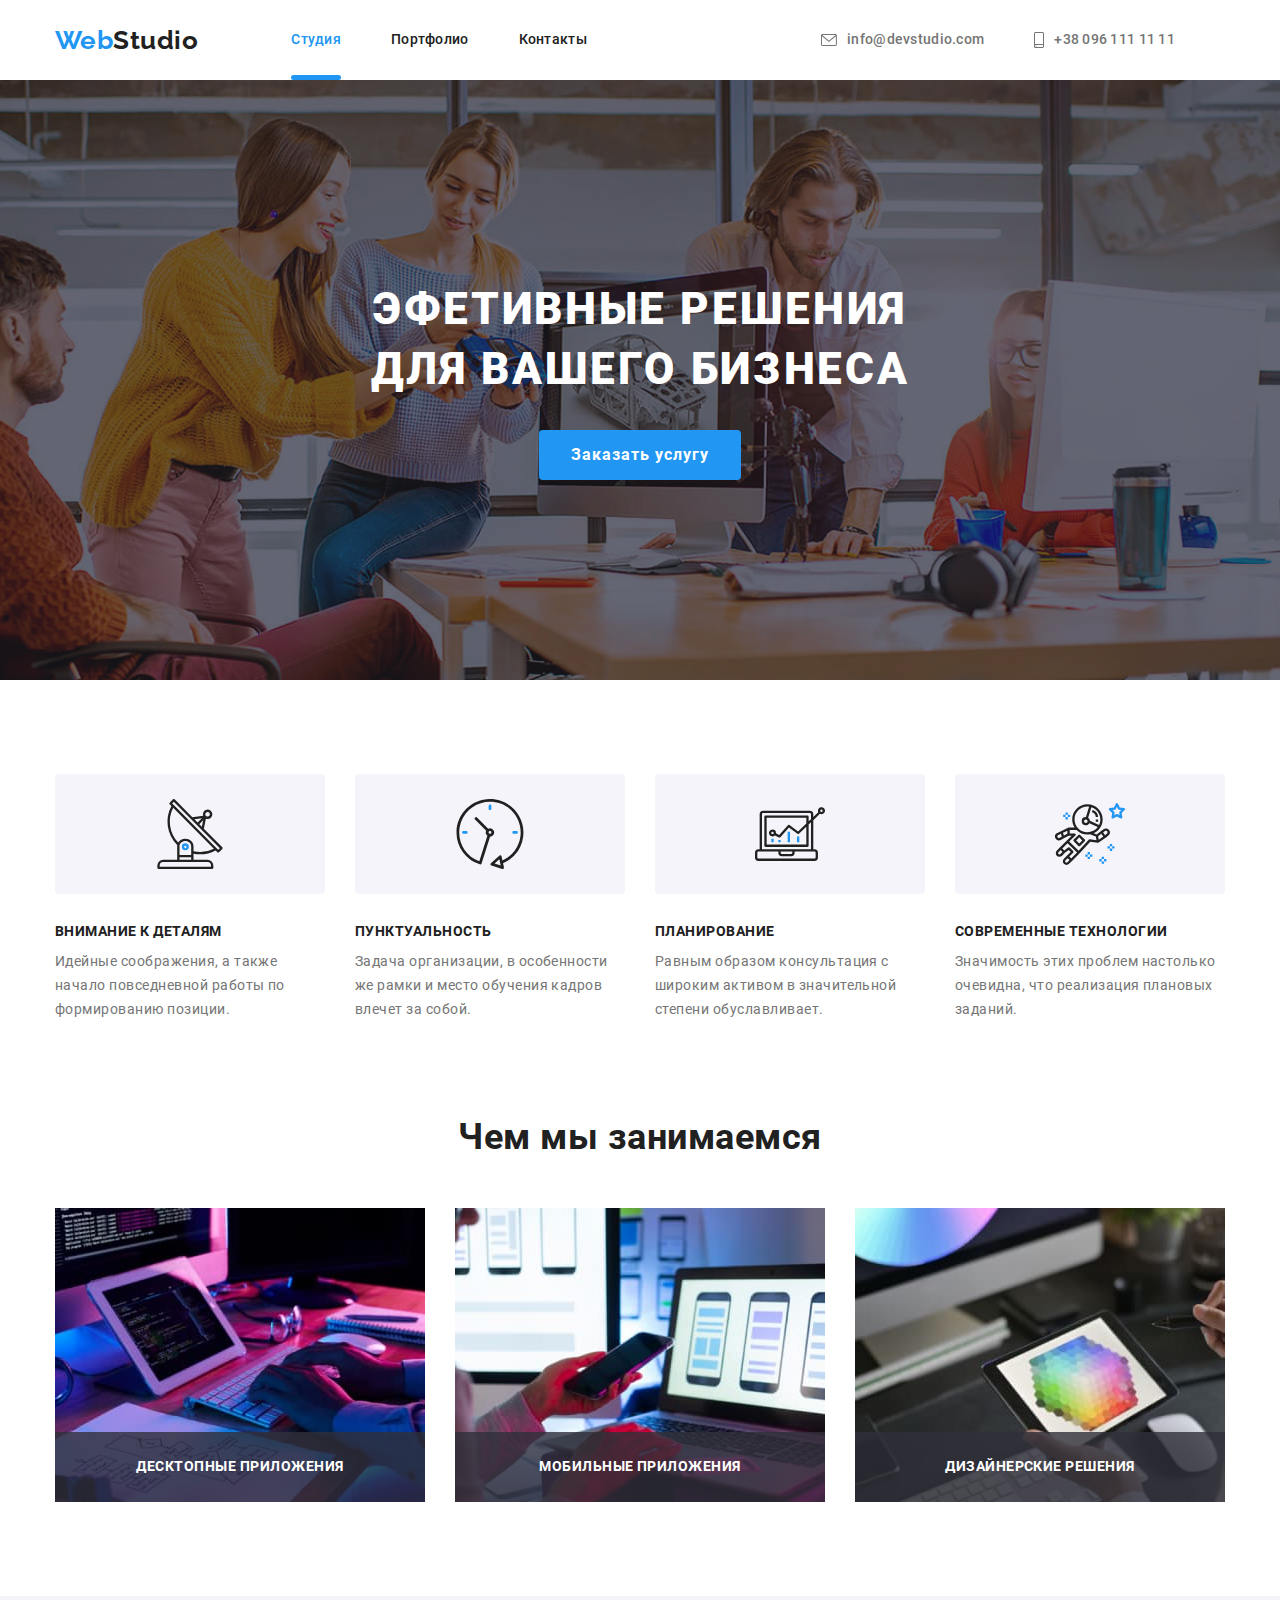
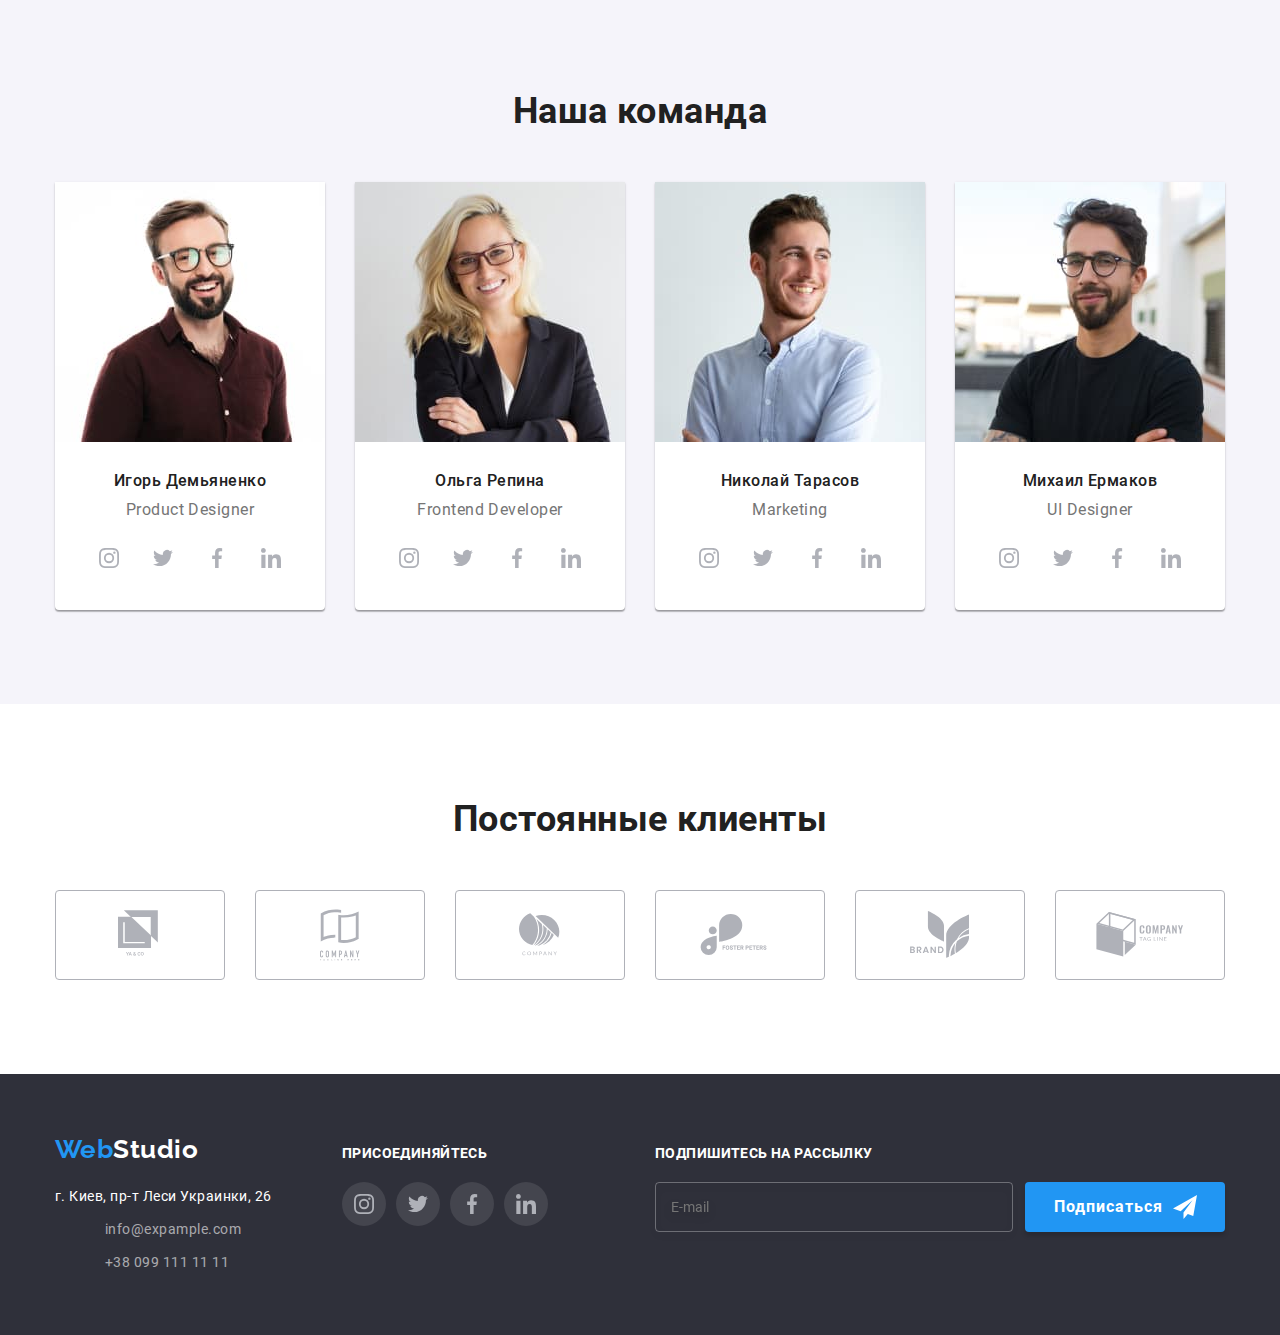
<file: index.html>
<!DOCTYPE html>
<html lang="ru-UA">
  <head>
    <meta charset="UTF-8" />
    <meta name="viewport" content="width=device-width, initial-scale=1.0" />
    <title>Студия</title>
    <link href="https://fonts.googleapis.com/css2?family=Raleway:wght@700&display=swap" rel="stylesheet" />
    <link rel="stylesheet" href="./css/main.min.css" />
  </head>

  <body>
    <!--Шапка-->
    <header class="page-header">
      <div class="page-header__container container">
        <a href="./index.html" class="logo">Web<span class="logo--black">Studio</span></a>
        <button class="menu-button" type="button" aria-controls="menu-container" data-menu-button>
          <svg width="40" height="40" aria-label="Переключатель мобильного меню" aria-expanded="false">
            <use class="icon-menu" href="./img-hw-4/sprite.svg#icon-menu"></use>
            <use class="icon-cross" href="./img-hw-4/sprite.svg#icon-cross"></use>
          </svg>
        </button>
        <div class="menu-container" id="menu-container" data-menu>
          <nav class="nav">
            <ul class="nav__list">
              <li class="nav__item">
                <a class="nav__link current" href="./index.html">Студия</a>
              </li>
              <li class="nav__item">
                <a class="nav__link" href="./portfolio.html">Портфолио</a>
              </li>
              <li class="nav__item">
                <a class="nav__link" href="./index.html">Контакты</a>
              </li>
            </ul>
          </nav>
          <ul class="contacts">
            <li class="contacts__item">
              <a class="contacts__link" href="mailto:info@devstudio.com">
                <svg class="contacts__icon" width="16" height="12">
                  <use href="./img-hw-4/sprite.svg#icon-mail"></use>
                </svg>
                info@devstudio.com</a
              >
            </li>
            <li class="contacts__item">
              <a class="contacts__link" href="tel:+380961111111">
                <svg class="contacts__icon" width="10" height="16">
                  <use href="./img-hw-4/sprite.svg#icon-smartphone"></use>
                </svg>
                +38 096 111 11 11</a
              >
            </li>
          </ul>
        </div>
      </div>
    </header>

    <main>
      <!--Герой-->

      <section class="hero">
        <h1 class="hero__title">
          Эфетивные решения <br />
          для вашего бизнеса
        </h1>
        <button data-modal-open class="button">Заказать услугу</button>
      </section>

      <!--Особенности-->

      <section class="features section">
        <div class="features__container container">
          <h2 class="features__heading visually-hidden">Особенности</h2>
          <ul class="features__list list">
            <li class="features__item icon-antenna">
              <h3 class="title">Внимание к деталям</h3>
              <p class="features__skill">
                Идейные соображения, а также начало повседневной работы по формированию позиции.
              </p>
            </li>
            <li class="features__item icon-clock">
              <h3 class="title">Пунктуальность</h3>
              <p class="features__skill">
                Задача организации, в особенности же рамки и место обучения кадров влечет за собой.
              </p>
            </li>
            <li class="features__item icon-diagram">
              <h3 class="title">Планирование</h3>
              <p class="features__skill">
                Равным образом консультация с широким активом в значительной степени обуславливает.
              </p>
            </li>
            <li class="features__item icon-astronaut">
              <h3 class="title">Современные технологии</h3>
              <p class="features__skill">
                Значимость этих проблем настолько очевидна, что реализация плановых заданий.
              </p>
            </li>
          </ul>
        </div>
      </section>

      <!--Чем мы занимаемся-->

      <section class="works-section section">
        <div class="works container">
          <h2 class="works__title title">Чем мы занимаемся</h2>
          <ul class="works__list list">
            <li class="works__item">
              <picture>
                <source
                  srcset="./img/works/desktop/code.jpg 1x, ./img/works/desktop/code@2x.jpg 2x"
                  media="(min-width: 1200px)"
                />
                <img src="./img/works/desktop/code.jpg" alt="Программист за работой" />
              </picture>
              <div class="works__overlay">
                <span class="works__thumb">Десктопные приложения</span>
              </div>
            </li>
            <li class="works__item">
              <picture>
                <source
                  srcset="./img/works/desktop/mobile.jpg 1x, ./img/works/desktop/mobile@2x.jpg 2x"
                  media="(min-width: 1200px)"
                />
                <img
                  src="./img/works/desktop/mobile.jpg"
                  alt="Команда создателей работает над интерфейсом мобильных телефонов"
                />
              </picture>
              <div class="works__overlay">
                <span class="works__thumb">Мобильные приложения</span>
              </div>
            </li>
            <li class="works__item">
              <picture>
                <source
                  srcset="./img/works/desktop/grafic.jpg 1x, ./img/works/desktop/grafic@2x.jpg 2x"
                  media="(min-width: 1200px)"
                />
                <img src="./img/works/desktop/grafic.jpg" alt="Креативный художник веб дизайна" />
              </picture>

              <div class="works__overlay">
                <span class="works__thumb">Дизайнерские решения</span>
              </div>
            </li>
          </ul>
        </div>
      </section>

      <!--Наша команда-->

      <section class="team section">
        <div class="team-container container">
          <h2 class="team__heading">Наша команда</h2>
          <ul class="team__list list">
            <li class="item">
              <picture>
                <source
                  srcset="./img/team/desktop/stuff1-270.jpg 1x, ./img/team/desktop/stuff1-270@2x.jpg 2x"
                  media="(min-width: 1200px)"
                />
                <source
                  srcset="./img/team/tablet/stuff1-354.jpg 1x, ./img/team/tablet/stuff1-354@2x.jpg 2x"
                  media="(min-width: 768px)"
                />
                <source
                  srcset="./img/team/mobile/stuff1-450.jpg 1x, ./img/team/mobile/stuff1-450@2x.jpg 2x"
                  media="(min-width: 320px)"
                />
                <img src="./img/team/desktop/stuff1-270.jpg" alt="Игорь Демьяненко" />
              </picture>

              <div class="team-content">
                <h3 class="title">Игорь Демьяненко</h3>
                <p class="position" lang="en">Product Designer</p>
                <ul class="list social-icons">
                  <li class="social-icons-item">
                    <a
                      class="social-icons-link"
                      href="https://instagram.com/"
                      target="_blank"
                      rel="noopener noreferer"
                      aria-label="Instagram"
                    >
                      <svg class="social-icons-svg">
                        <use href="./img-hw-4/sprite.svg#icon-instagram"></use>
                      </svg>
                    </a>
                  </li>
                  <li class="social-icons-item">
                    <a
                      class="social-icons-link"
                      href="https://twitter.com/"
                      target="_blank"
                      rel="noopener noreferer"
                      aria-label="Twitter"
                    >
                      <svg class="social-icons-svg">
                        <use href="./img-hw-4/sprite.svg#icon-twitter"></use>
                      </svg>
                    </a>
                  </li>
                  <li class="social-icons-item">
                    <a
                      class="social-icons-link"
                      href="https://facebook.com/"
                      target="_blank"
                      rel="noopener noreferer"
                      aria-label="Facebook"
                    >
                      <svg class="social-icons-svg">
                        <use href="./img-hw-4/sprite.svg#icon-facebook"></use>
                      </svg>
                    </a>
                  </li>
                  <li class="social-icons-item">
                    <a
                      class="social-icons-link"
                      href="https://linkedin.com/"
                      target="_blank"
                      rel="noopener noreferer"
                      aria-label="Linkedin"
                    >
                      <svg class="social-icons-svg">
                        <use href="./img-hw-4/sprite.svg#icon-linkedin"></use>
                      </svg>
                    </a>
                  </li>
                </ul>
              </div>
            </li>
            <li class="item">
              <picture>
                <source
                  srcset="./img/team/desktop/stuff2-270.jpg 1x, ./img/team/desktop/stuff2-270@2x.jpg 2x"
                  media="(min-width: 1200px)"
                />
                <source
                  srcset="./img/team/tablet/stuff2-354.jpg 1x, ./img/team/tablet/stuff2-354@2x.jpg 2x"
                  media="(min-width: 768px)"
                />
                <source
                  srcset="./img/team/mobile/stuff2-450.jpg 1x, ./img/team/mobile/stuff2-450@2x.jpg 2x"
                  media="(min-width: 320px)"
                />
                <img src="./img/team/desktop/stuff2-270.jpg" alt="Ольга Репина" />
              </picture>
              <div class="team-content">
                <h3 class="title">Ольга Репина</h3>
                <p class="position" lang="en">Frontend Developer</p>
                <ul class="list social-icons">
                  <li class="social-icons-item">
                    <a
                      class="social-icons-link"
                      href="https://instagram.com/"
                      target="_blank"
                      rel="noopener noreferer"
                      aria-label="Instagram"
                    >
                      <svg class="social-icons-svg">
                        <use href="./img-hw-4/sprite.svg#icon-instagram"></use>
                      </svg>
                    </a>
                  </li>
                  <li class="social-icons-item">
                    <a
                      class="social-icons-link"
                      href="https://twitter.com/"
                      target="_blank"
                      rel="noopener noreferer"
                      aria-label="Twitter"
                    >
                      <svg class="social-icons-svg">
                        <use href="./img-hw-4/sprite.svg#icon-twitter"></use>
                      </svg>
                    </a>
                  </li>
                  <li class="social-icons-item">
                    <a
                      class="social-icons-link"
                      href="https://facebook.com/"
                      target="_blank"
                      rel="noopener noreferer"
                      aria-label="Facebook"
                    >
                      <svg class="social-icons-svg">
                        <use href="./img-hw-4/sprite.svg#icon-facebook"></use>
                      </svg>
                    </a>
                  </li>
                  <li class="social-icons-item">
                    <a
                      class="social-icons-link"
                      href="https://linkedin.com/"
                      target="_blank"
                      rel="noopener noreferer"
                      aria-label="Linkedin"
                    >
                      <svg class="social-icons-svg">
                        <use href="./img-hw-4/sprite.svg#icon-linkedin"></use>
                      </svg>
                    </a>
                  </li>
                </ul>
              </div>
            </li>
            <li class="item">
              <picture>
                <source
                  srcset="./img/team/desktop/stuff3-270.jpg 1x, ./img/team/desktop/stuff3-270@2x.jpg 2x"
                  media="(min-width: 1200px)"
                />
                <source
                  srcset="./img/team/tablet/stuff3-354.jpg 1x, ./img/team/tablet/stuff3-354@2x.jpg 2x"
                  media="(min-width: 768px)"
                />
                <source
                  srcset="./img/team/mobile/stuff3-450.jpg 1x, ./img/team/mobile/stuff3-450@2x.jpg 2x"
                  media="(min-width: 320px)"
                />
                <img src="./img/team/desktop/stuff3-270.jpg" alt="Николай Тарасов" />
              </picture>
              <div class="team-content">
                <h3 class="title">Николай Тарасов</h3>
                <p class="position" lang="en">Marketing</p>
                <ul class="list social-icons">
                  <li class="social-icons-item">
                    <a
                      class="social-icons-link"
                      href="https://instagram.com/"
                      target="_blank"
                      rel="noopener noreferer"
                      aria-label="Instagram"
                    >
                      <svg class="social-icons-svg">
                        <use href="./img-hw-4/sprite.svg#icon-instagram"></use>
                      </svg>
                    </a>
                  </li>
                  <li class="social-icons-item">
                    <a
                      class="social-icons-link"
                      href="https://twitter.com/"
                      target="_blank"
                      rel="noopener noreferer"
                      aria-label="Twitter"
                    >
                      <svg class="social-icons-svg">
                        <use href="./img-hw-4/sprite.svg#icon-twitter"></use>
                      </svg>
                    </a>
                  </li>
                  <li class="social-icons-item">
                    <a
                      class="social-icons-link"
                      href="https://facebook.com/"
                      target="_blank"
                      rel="noopener noreferer"
                      aria-label="Facebook"
                    >
                      <svg class="social-icons-svg">
                        <use href="./img-hw-4/sprite.svg#icon-facebook"></use>
                      </svg>
                    </a>
                  </li>
                  <li class="social-icons-item">
                    <a
                      class="social-icons-link"
                      href="https://linkedin.com/"
                      target="_blank"
                      rel="noopener noreferer"
                      aria-label="Linkedin"
                    >
                      <svg class="social-icons-svg">
                        <use href="./img-hw-4/sprite.svg#icon-linkedin"></use>
                      </svg>
                    </a>
                  </li>
                </ul>
              </div>
            </li>
            <li class="item">
              <picture>
                <source
                  srcset="./img/team/desktop/stuff4-270.jpg 1x, ./img/team/desktop/stuff4-270@2x.jpg 2x"
                  media="(min-width: 1200px)"
                />
                <source
                  srcset="./img/team/tablet/stuff4-354.jpg 1x, ./img/team/tablet/stuff4-354@2x.jpg 2x"
                  media="(min-width: 768px)"
                />
                <source
                  srcset="./img/team/mobile/stuff4-450.jpg 1x, ./img/team/mobile/stuff4-450@2x.jpg 2x"
                  media="(min-width: 320px)"
                />
                <img src="./img/team/desktop/stuff4-270.jpg" alt="Михаил Ермаков" />
              </picture>
              <div class="team-content">
                <h3 class="title">Михаил Ермаков</h3>
                <p class="position" lang="en">UI Designer</p>
                <ul class="list social-icons">
                  <li class="social-icons-item">
                    <a
                      class="social-icons-link"
                      href="https://instagram.com/"
                      target="_blank"
                      rel="noopener noreferer"
                      aria-label="Instagram"
                    >
                      <svg class="social-icons-svg">
                        <use href="./img-hw-4/sprite.svg#icon-instagram"></use>
                      </svg>
                    </a>
                  </li>
                  <li class="social-icons-item">
                    <a
                      class="social-icons-link"
                      href="https://twitter.com/"
                      target="_blank"
                      rel="noopener noreferer"
                      aria-label="Twitter"
                    >
                      <svg class="social-icons-svg">
                        <use href="./img-hw-4/sprite.svg#icon-twitter"></use>
                      </svg>
                    </a>
                  </li>
                  <li class="social-icons-item">
                    <a
                      class="social-icons-link"
                      href="https://facebook.com/"
                      target="_blank"
                      rel="noopener noreferer"
                      aria-label="Facebook"
                    >
                      <svg class="social-icons-svg">
                        <use href="./img-hw-4/sprite.svg#icon-facebook"></use>
                      </svg>
                    </a>
                  </li>
                  <li class="social-icons-item">
                    <a
                      class="social-icons-link"
                      href="https://linkedin.com/"
                      target="_blank"
                      rel="noopener noreferer"
                      aria-label="Linkedin"
                    >
                      <svg class="social-icons-svg">
                        <use href="./img-hw-4/sprite.svg#icon-linkedin"></use>
                      </svg>
                    </a>
                  </li>
                </ul>
              </div>
            </li>
          </ul>
        </div>
      </section>

      <!-- Постоянные клиенты -->

      <section class="section">
        <div class="clients container">
          <h2 class="clients__title title">Постоянные клиенты</h2>
          <ul class="clients__list list">
            <li class="clients__item">
              <a class="clients__link" href="" target="_blank" rel="noopener noreferer">
                <svg class="clients__icon" width="44" height="49">
                  <use href="./img-hw-4/sprite.svg#icon-logo1"></use>
                </svg>
              </a>
            </li>
            <li class="clients__item">
              <a class="clients__link" href="" target="_blank" rel="noopener noreferer">
                <svg class="clients__icon" width="40" height="52">
                  <use href="./img-hw-4/sprite.svg#icon-logo2"></use>
                </svg>
              </a>
            </li>
            <li class="clients__item">
              <a class="clients__link" href="" target="_blank" rel="noopener noreferer">
                <svg class="clients__icon" width="41" height="43">
                  <use href="./img-hw-4/sprite.svg#icon-logo3"></use>
                </svg>
              </a>
            </li>
            <li class="clients__item">
              <a class="clients__link" href="" target="_blank" rel="noopener noreferer">
                <svg class="clients__icon" width="80" height="42">
                  <use href="./img-hw-4/sprite.svg#icon-logo4"></use>
                </svg>
              </a>
            </li>
            <li class="clients__item">
              <a class="clients__link" href="" target="_blank" rel="noopener noreferer">
                <svg class="clients__icon" width="59" height="47">
                  <use href="./img-hw-4/sprite.svg#icon-logo5"></use>
                </svg>
              </a>
            </li>
            <li class="clients__item">
              <a class="clients__link" href="" target="_blank" rel="noopener noreferer">
                <svg class="clients__icon" width="88" height="45">
                  <use href="./img-hw-4/sprite.svg#icon-logo6"></use>
                </svg>
              </a>
            </li>
          </ul>
        </div>
      </section>
    </main>

    <!--Подвал-->

    <footer class="footer">
      <div class="footer-container container">
        <div class="footer-box">
          <div class="address-container">
            <a href="./index.html" class="logo">Web<span class="logo--white">Studio</span></a>
            <address class="contacts">
              <ul class="footer list">
                <li class="item">
                  <a
                    class="location-link"
                    href="https://goo.gl/maps/JCMvUqQt4Z2m48do7"
                    target="_blank"
                    rel="noopener noreferer"
                  >
                    г. Киев, пр-т Леси Украинки, 26
                  </a>
                </li>
                <li class="item">
                  <a class="contact-link" href="mailto:info@expample.com">info@expample.com</a>
                </li>
                <li class="item">
                  <a class="contact-link" href="tel:+380991111111">+38 099 111 11 11</a>
                </li>
              </ul>
            </address>
          </div>
          <div class="social-network">
            <b class="title">Присоединяйтесь</b>
            <ul class="icons-list list">
              <li class="social-icons-item">
                <a
                  class="social-icons-link"
                  href="https://instagram.com/"
                  target="_blank"
                  rel="noopener noreferer"
                  aria-label="Instagram"
                >
                  <svg class="social-icons-svg">
                    <use href="./img-hw-4/sprite.svg#icon-instagram"></use>
                  </svg>
                </a>
              </li>
              <li class="social-icons-item">
                <a
                  class="social-icons-link"
                  href="https://twitter.com/"
                  target="_blank"
                  rel="noopener noreferer"
                  aria-label="Twitter"
                >
                  <svg class="social-icons-svg">
                    <use href="./img-hw-4/sprite.svg#icon-twitter"></use>
                  </svg>
                </a>
              </li>
              <li class="social-icons-item">
                <a
                  class="social-icons-link"
                  href="https://facebook.com/"
                  target="_blank"
                  rel="noopener noreferer"
                  aria-label="Facebook"
                >
                  <svg class="social-icons-svg">
                    <use href="./img-hw-4/sprite.svg#icon-facebook"></use>
                  </svg>
                </a>
              </li>
              <li class="social-icons-item">
                <a
                  class="social-icons-link"
                  href="https://linkedin.com/"
                  target="_blank"
                  rel="noopener noreferer"
                  aria-label="Linkedin"
                >
                  <svg class="social-icons-svg">
                    <use href="./img-hw-4/sprite.svg#icon-linkedin"></use>
                  </svg>
                </a>
              </li>
            </ul>
          </div>
        </div>

        <div class="subscribe">
          <b class="title">Подпишитесь на рассылку</b>
          <form class="subscribe__form">
            <input class="subscribe__input" type="email" name="mail" placeholder="E-mail" />
            <button class="btn-send button">
              <span class="btn-send__title">Подписаться</span>
              <svg class="btn-send__svg" width="24" height="24">
                <use href="./img-hw-4/sprite.svg#icon-send"></use>
              </svg>
            </button>
          </form>
        </div>
      </div>
    </footer>

    <!--MODAL WINDOW + OVERLAY START-->
    <!-- <div class="backdrop is-hidden" data-modal>
      <div class="modal">
        <button class="modal__btn" data-modal-close>
          <svg class="modal__btn--close" width="11" height="11">
            <use href="./img-hw-4/sprite.svg#icon-close"></use>
          </svg>
        </button>
        <b class="modal__title">Оставьте свои данные, мы вам перезвоним</b>
        <form class="form">
          <div class="form__field">
            <label for="name">Имя</label>
            <input class="form__input" type="text" name="name" id="name" required pattern="^[А-Яа-яЁё\s]+$" />
            <svg class="form__icon" width="12" height="12">
              <use href="./img-hw-4/sprite.svg#icon-modal-person"></use>
            </svg>
          </div>
          <div class="form__field">
            <label for="tel">Телефон</label>
            <input class="form__input" type="tel" name="tel" id="tel" required />
            <svg class="form__icon" width="13" height="13">
              <use href="./img-hw-4/sprite.svg#icon-modal-phone"></use>
            </svg>
          </div>
          <div class="form__field">
            <label for="mail">Почта</label>
            <input class="form__input" type="email" name="mail" id="mail" required />
            <svg class="form__icon" width="15" height="12">
              <use href="./img-hw-4/sprite.svg#icon-modal-mail"></use>
            </svg>
          </div>
          <div class="form__field">
            <label for="comment">Коментарий</label>
            <textarea class="form__input" name="comment" id="comment" placeholder="Введите текст"></textarea>
          </div>
          <label class="check">
            <input class="check-input" type="checkbox" name="checkbox" />
            <span class="check-box"></span>
            <span class="policy">
              Соглашаюсь с рассылкой и принимаю
              <a href="" target="_blank" rel="noopener noreferer">Условия договора</a>
            </span>
          </label>
          <button class="btn-send-form button" type="submit">Отправить</button>
        </form>
      </div>
    </div> -->
    <!--MODAL WINDOW + OVERLAY END-->
    <script src="./js/modal.js"></script>
    <script src="./js/menu.js"></script>
  </body>
</html>
</file>
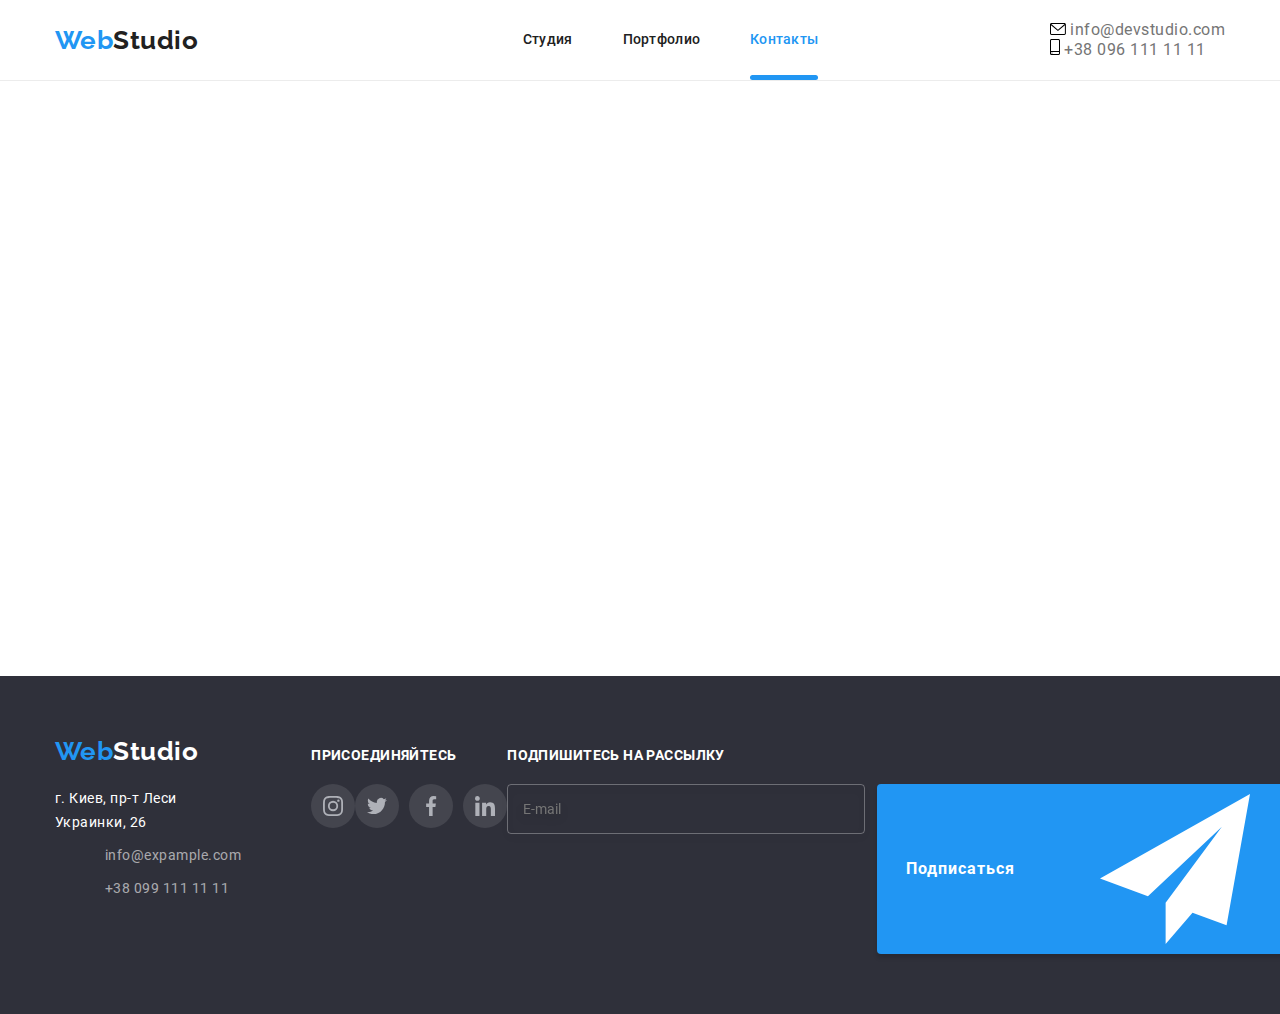
<file: contacts.html>
<!DOCTYPE html>
<html lang="ru-UA">
  <head>
    <meta charset="UTF-8" />
    <meta name="viewport" content="width=device-width, initial-scale=1.0" />
    <title>Портфолио</title>
    <link href="https://fonts.googleapis.com/css2?family=Raleway:wght@700&display=swap" rel="stylesheet" />
    <link rel="stylesheet" href="./css/portfolio.min.css" />
  </head>
  <body>
    <!-- Шапка сайта -->

    <header class="page-header page-header--border">
      <div class="page-header__container container">
        <a href="./index.html" class="logo">Web<span class="logo--black">Studio</span></a>
        <nav class="nav">
          <ul class="nav__list list">
            <li class="nav__item">
              <a class="nav__link link" href="./index.html">Студия</a>
            </li>
            <li class="nav__item">
              <a class="nav__link link" href="./portfolio.html">Портфолио</a>
            </li>
            <li class="nav__item">
              <a class="nav__link link current" href="./contacts.html">Контакты</a>
            </li>
          </ul>
        </nav>
        <ul class="header-contacts list">
          <li class="mail-icon item">
            <a class="link" href="mailto:info@devstudio.com">
              <svg class="icon" width="16" height="12">
                <use href="./img-hw-4/sprite.svg#icon-mail"></use>
              </svg>
              info@devstudio.com</a
            >
          </li>
          <li class="item">
            <a class="link" href="tel:+380961111111">
              <svg class="icon" width="10" height="16">
                <use href="./img-hw-4/sprite.svg#icon-smartphone"></use>
              </svg>
              +38 096 111 11 11</a
            >
          </li>
        </ul>
      </div>
    </header>

    <main>
      <div style="height: 595px"></div>
    </main>

    <!--Подвал-->

    <footer class="footer">
      <div class="footer-container container">
        <div class="address-container">
          <a href="./index.html" class="logo">Web<span class="logo--white">Studio</span></a>
          <address class="contacts">
            <ul class="footer list">
              <li class="item">
                <a
                  class="location-link"
                  href="https://goo.gl/maps/JCMvUqQt4Z2m48do7"
                  target="_blank"
                  rel="noopener noreferer"
                >
                  г. Киев, пр-т Леси Украинки, 26
                </a>
              </li>
              <li class="item">
                <a class="contact-link" href="mailto:info@expample.com">info@expample.com</a>
              </li>
              <li class="item">
                <a class="contact-link" href="tel:+380991111111">+38 099 111 11 11</a>
              </li>
            </ul>
          </address>
        </div>
        <div class="social-network">
          <b class="title">Присоединяйтесь</b>
          <ul class="icons-list list">
            <li class="icons-item">
              <a
                class="social-icons-link"
                href="https://instagram.com/"
                target="_blank"
                rel="noopener noreferer"
                aria-label="Instagram"
              >
                <svg class="social-icons-svg">
                  <use href="./img-hw-4/sprite.svg#icon-instagram"></use>
                </svg>
              </a>
            </li>
            <li class="social-icons-item">
              <a
                class="social-icons-link"
                href="https://twitter.com/"
                target="_blank"
                rel="noopener noreferer"
                aria-label="Twitter"
              >
                <svg class="social-icons-svg">
                  <use href="./img-hw-4/sprite.svg#icon-twitter"></use>
                </svg>
              </a>
            </li>
            <li class="social-icons-item">
              <a
                class="social-icons-link"
                href="https://facebook.com/"
                target="_blank"
                rel="noopener noreferer"
                aria-label="Facebook"
              >
                <svg class="social-icons-svg">
                  <use href="./img-hw-4/sprite.svg#icon-facebook"></use>
                </svg>
              </a>
            </li>
            <li class="social-icons-item">
              <a
                class="social-icons-link"
                href="https://linkedin.com/"
                target="_blank"
                rel="noopener noreferer"
                aria-label="Linkedin"
              >
                <svg class="social-icons-svg">
                  <use href="./img-hw-4/sprite.svg#icon-linkedin"></use>
                </svg>
              </a>
            </li>
          </ul>
        </div>
        <div class="subscribe">
          <b class="title">Подпишитесь на рассылку</b>
          <form class="subscribe__form">
            <input class="subscribe__input" type="email" name="mail" placeholder="E-mail" />
            <button class="btn-send button">
              <span class="btn-send__title">Подписаться</span>
              <svg class="btn-send__svg">
                <use href="./img-hw-4/sprite.svg#icon-send"></use>
              </svg>
            </button>
          </form>
        </div>
      </div>
    </footer>
  </body>
</html>
</file>
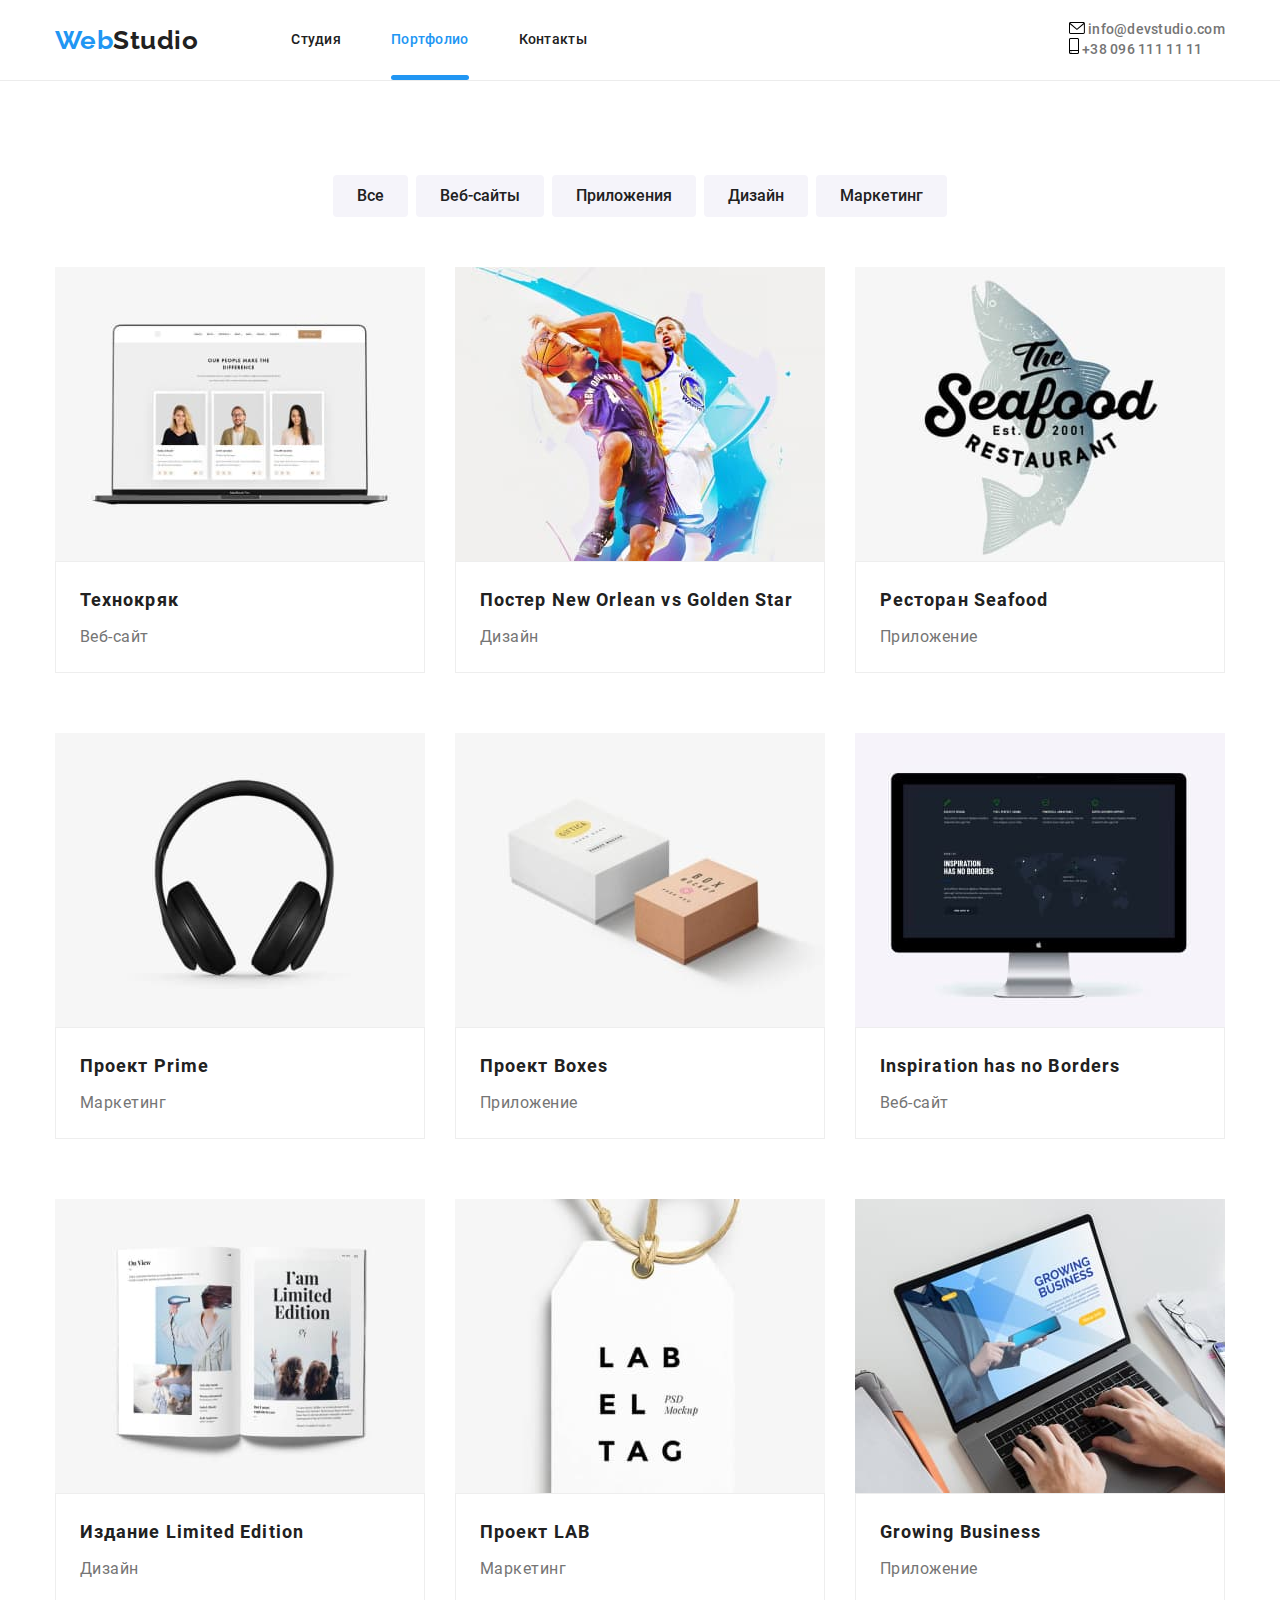
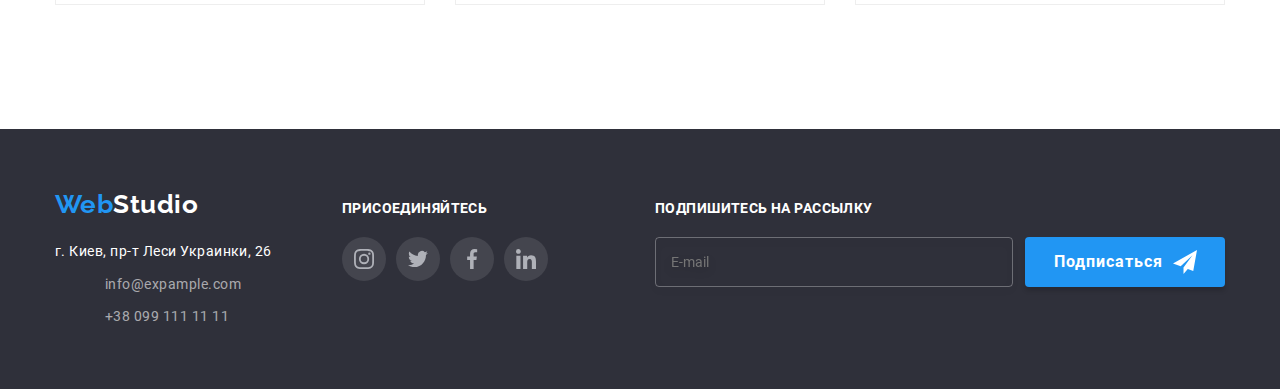
<file: portfolio.html>
<!DOCTYPE html>
<html lang="ru-UA">
  <head>
    <meta charset="UTF-8" />
    <meta name="viewport" content="width=device-width, initial-scale=1.0" />
    <title>Портфолио</title>
    <link href="https://fonts.googleapis.com/css2?family=Raleway:wght@700&display=swap" rel="stylesheet" />
    <link rel="stylesheet" href="./css/portfolio.min.css" />
  </head>

  <body>
    <!-- Шапка сайта -->

    <header class="page-header page-header--border">
      <div class="page-header__container container">
        <a href="./index.html" class="logo">Web<span class="logo--black">Studio</span></a>
        <button class="menu-button" type="button" aria-controls="menu-container" data-menu-button>
          <svg width="40" height="40" aria-label="Переключатель мобильного меню" aria-expanded="false">
            <use class="icon-menu" href="./img-hw-4/sprite.svg#icon-menu"></use>
            <use class="icon-cross" href="./img-hw-4/sprite.svg#icon-cross"></use>
          </svg>
        </button>
        <div class="menu-container" id="menu-container" data-menu>
          <nav class="nav">
            <ul class="nav__list">
              <li class="nav__item">
                <a class="nav__link link" href="./index.html">Студия</a>
              </li>
              <li class="nav__item">
                <a class="nav__link link current" href="./portfolio.html">Портфолио</a>
              </li>
              <li class="nav__item">
                <a class="nav__link link" href="./index.html">Контакты</a>
              </li>
            </ul>
          </nav>
          <ul class="header-contacts list">
            <li class="mail-icon item">
              <a class="link" href="mailto:info@devstudio.com">
                <svg class="icon" width="16" height="12">
                  <use href="./img-hw-4/sprite.svg#icon-mail"></use>
                </svg>
                info@devstudio.com</a
              >
            </li>
            <li class="item">
              <a class="link" href="tel:+380961111111">
                <svg class="icon" width="10" height="16">
                  <use href="./img-hw-4/sprite.svg#icon-smartphone"></use>
                </svg>
                +38 096 111 11 11</a
              >
            </li>
          </ul>
        </div>
      </div>
    </header>

    <main>
      <!-- Портфолио -->

      <section class="portfolio section">
        <div class="portfolio-box container">
          <h1 class="visually-hidden">Портфолио</h1>
          <ul class="filter list">
            <li class="item"><button class="btn" type="button">Все</button></li>
            <li class="item">
              <button class="btn" type="button">Веб-сайты</button>
            </li>
            <li class="item">
              <button class="btn" type="button">Приложения</button>
            </li>
            <li class="item">
              <button class="btn" type="button">Дизайн</button>
            </li>
            <li class="item">
              <button class="btn" type="button">Маркетинг</button>
            </li>
          </ul>

          <ul class="cards-set list">
            <li class="item">
              <a class="link" href="">
                <div class="product">
                  <picture>
                    <source
                      srcset="./img/portfolio/desktop/techno.jpg 1x, ./img/portfolio/desktop/techno@2x.jpg 2x"
                      media="(min-width: 1200px)"
                    />
                    <source
                      srcset="../img/portfolio/tablet/techno-768.jpg 1x, ./img/portfolio/tablet/techno-768@2x.jpg 2x"
                      media="(min-width: 768px)"
                    />
                    <source
                      srcset="./img/portfolio/mobile/techno-480.jpg 1x, ./img/portfolio/mobile/techno-480@2x.jpg 2x"
                      media="(min-width: 320px)"
                    />
                    <img src="./img/portfolio/desktop/techno.jpg" alt="Компьютер" />
                  </picture>
                  <div class="product__wrapper">
                    <p class="product__thumb">
                      Технокряк это современная площадка распространения коронавируса. Компании используют эту платформу
                      для цифрового шпионажа и атак на защищённые сервера конкурентов.
                    </p>
                  </div>
                </div>
                <div class="discription">
                  <h2 class="title">Технокряк</h2>
                  <p class="text">Веб-сайт</p>
                </div>
              </a>
            </li>

            <li class="item">
              <a class="link" href="">
                <div class="product">
                  <picture>
                    <source
                      srcset="./img/portfolio/desktop/ball.jpg 1x, ./img/portfolio/desktop/ball@2x.jpg 2x"
                      media="(min-width: 1200px)"
                    />
                    <source
                      srcset="../img/portfolio/tablet/ball-768.jpg 1x, ./img/portfolio/tablet/ball-768@2x.jpg 2x"
                      media="(min-width: 768px)"
                    />
                    <source
                      srcset="./img/portfolio/mobile/ball-480.jpg 1x, ./img/portfolio/mobile/ball-480@2x.jpg 2x"
                      media="(min-width: 320px)"
                    />
                    <img src="./img/portfolio/desktop/ball.jpg" alt="Баскетбольный постер" />
                  </picture>
                  <div class="product__wrapper">
                    <p class="product__thumb">
                      Технокряк это современная площадка распространения коронавируса. Компании используют эту платформу
                      для цифрового шпионажа и атак на защищённые сервера конкурентов.
                    </p>
                  </div>
                </div>
                <div class="discription">
                  <h2 class="title">Постер New Orlean vs Golden Star</h2>
                  <p class="text">Дизайн</p>
                </div>
              </a>
            </li>

            <li class="item">
              <a class="link" href="">
                <div class="product">
                  <picture>
                    <source
                      srcset="./img/portfolio/desktop/sea_food.jpg 1x, ./img/portfolio/desktop/sea_food@2x.jpg 2x"
                      media="(min-width: 1200px)"
                    />
                    <source
                      srcset="./img/portfolio/tablet/sea_food-768.jpg 1x, ./img/portfolio/tablet/sea_food-768@2x.jpg 2x"
                      media="(min-width: 768px)"
                    />
                    <source
                      srcset="./img/portfolio/mobile/sea_food-480.jpg 1x, ./img/portfolio/mobile/sea_food-480@2x.jpg 2x"
                      media="(min-width: 320px)"
                    />
                    <img src="./img/portfolio/desktop/sea_food.jpg" alt="Логотип Рыбного ресторана" />
                  </picture>
                  <div class="product__wrapper">
                    <p class="product__thumb">
                      Технокряк это современная площадка распространения коронавируса. Компании используют эту платформу
                      для цифрового шпионажа и атак на защищённые сервера конкурентов.
                    </p>
                  </div>
                </div>
                <div class="discription">
                  <h2 class="title">Ресторан Seafood</h2>
                  <p class="text">Приложение</p>
                </div>
              </a>
            </li>

            <li class="item">
              <a class="link" href="">
                <div class="product">
                  <picture>
                    <source
                      srcset="./img/portfolio/desktop/prime.jpg 1x, ./img/portfolio/desktop/prime@2x.jpg 2x"
                      media="(min-width: 1200px)"
                    />
                    <source
                      srcset="./img/portfolio/tablet/prime-768.jpg 1x, ./img/portfolio/tablet/prime-768@2x.jpg 2x"
                      media="(min-width: 768px)"
                    />
                    <source
                      srcset="./img/portfolio/mobile/prime-480.jpg 1x, ./img/portfolio/mobile/prime-480@2x.jpg 2x"
                      media="(min-width: 320px)"
                    />
                    <img src="./img/portfolio/desktop/prime.jpg" alt="Наушники" />
                  </picture>
                  <div class="product__wrapper">
                    <p class="product__thumb">
                      Технокряк это современная площадка распространения коронавируса. Компании используют эту платформу
                      для цифрового шпионажа и атак на защищённые сервера конкурентов.
                    </p>
                  </div>
                </div>
                <div class="discription">
                  <h2 class="title">Проект Prime</h2>
                  <p class="text">Маркетинг</p>
                </div>
              </a>
            </li>

            <li class="item">
              <a class="link" href="">
                <div class="product">
                  <picture>
                    <source
                      srcset="./img/portfolio/desktop/box.jpg 1x, ./img/portfolio/desktop/box@2x.jpg 2x"
                      media="(min-width: 1200px)"
                    />
                    <source
                      srcset="./img/portfolio/tablet/box-768.jpg 1x, ./img/portfolio/tablet/box-768@2x.jpg 2x"
                      media="(min-width: 768px)"
                    />
                    <source
                      srcset="./img/portfolio/mobile/box-480.jpg 1x, ./img/portfolio/mobile/box-480@2x.jpg 2x"
                      media="(min-width: 320px)"
                    />
                    <img src="./img/portfolio/desktop/box.jpg" alt="Упаковка" />
                  </picture>
                  <div class="product__wrapper">
                    <p class="product__thumb">
                      Технокряк это современная площадка распространения коронавируса. Компании используют эту платформу
                      для цифрового шпионажа и атак на защищённые сервера конкурентов.
                    </p>
                  </div>
                </div>
                <div class="discription">
                  <h2 class="title">Проект Boxes</h2>
                  <p class="text">Приложение</p>
                </div>
              </a>
            </li>

            <li class="item">
              <a class="link" href="">
                <div class="product">
                  <picture>
                    <source
                      srcset="./img/portfolio/desktop/monitor.jpg 1x, ./img/portfolio/desktop/monitor@2x.jpg 2x"
                      media="(min-width: 1200px)"
                    />
                    <source
                      srcset="./img/portfolio/tablet/monitor-768.jpg 1x, ./img/portfolio/tablet/monitor-768@2x.jpg 2x"
                      media="(min-width: 768px)"
                    />
                    <source
                      srcset="./img/portfolio/mobile/monitor-480.jpg 1x, ./img/portfolio/mobile/monitor-480@2x.jpg 2x"
                      media="(min-width: 320px)"
                    />
                    <img src="./img/portfolio/desktop/monitor.jpg" alt="Монитор" />
                  </picture>
                  <div class="product__wrapper">
                    <p class="product__thumb">
                      Технокряк это современная площадка распространения коронавируса. Компании используют эту платформу
                      для цифрового шпионажа и атак на защищённые сервера конкурентов.
                    </p>
                  </div>
                </div>
                <div class="discription">
                  <h2 class="title">Inspiration has no Borders</h2>
                  <p class="text">Веб-сайт</p>
                </div>
              </a>
            </li>

            <li class="item">
              <a class="link" href="">
                <div class="product">
                  <picture>
                    <source
                      srcset="./img/portfolio/desktop/limited.jpg 1x, ./img/portfolio/desktop/limited@2x.jpg 2x"
                      media="(min-width: 1200px)"
                    />
                    <source
                      srcset="./img/portfolio/tablet/limited-768.jpg 1x, ./img/portfolio/tablet/limited-768@2x.jpg 2x"
                      media="(min-width: 768px)"
                    />
                    <source
                      srcset="./img/portfolio/mobile/limited-480.jpg 1x, ./img/portfolio/mobile/limited-480@2x.jpg 2x"
                      media="(min-width: 320px)"
                    />
                    <img src="./img/portfolio/desktop/limited.jpg" alt="Книга" />
                  </picture>
                  <div class="product__wrapper">
                    <p class="product__thumb">
                      Технокряк это современная площадка распространения коронавируса. Компании используют эту платформу
                      для цифрового шпионажа и атак на защищённые сервера конкурентов.
                    </p>
                  </div>
                </div>
                <div class="discription">
                  <h2 class="title">Издание Limited Edition</h2>
                  <p class="text">Дизайн</p>
                </div>
              </a>
            </li>

            <li class="item">
              <a class="link" href="">
                <div class="product">
                  <picture>
                    <source
                      srcset="./img/portfolio/desktop/lab.jpg 1x, ./img/portfolio/desktop/lab@2x.jpg 2x"
                      media="(min-width: 1200px)"
                    />
                    <source
                      srcset="./img/portfolio/tablet/lab-768.jpg 1x, ./img/portfolio/tablet/lab-768@2x.jpg 2x"
                      media="(min-width: 768px)"
                    />
                    <source
                      srcset="./img/portfolio/mobile/lab-480.jpg 1x, ./img/portfolio/mobile/lab-480@2x.jpg 2x"
                      media="(min-width: 320px)"
                    />
                    <img src="./img/portfolio/desktop/lab.jpg" alt="Бирка" />
                  </picture>
                  <div class="product__wrapper">
                    <p class="product__thumb">
                      Технокряк это современная площадка распространения коронавируса. Компании используют эту платформу
                      для цифрового шпионажа и атак на защищённые сервера конкурентов.
                    </p>
                  </div>
                </div>
                <div class="discription">
                  <h2 class="title">Проект LAB</h2>
                  <p class="text">Маркетинг</p>
                </div>
              </a>
            </li>

            <li class="item">
              <a class="link" href="">
                <div class="product">
                  <picture>
                    <source
                      srcset="./img/portfolio/desktop/grow.jpg 1x, ./img/portfolio/desktop/grow@2x.jpg 2x"
                      media="(min-width: 1200px)"
                    />
                    <source
                      srcset="./img/portfolio/tablet/grow-768.jpg 1x, ./img/portfolio/tablet/grow-768@2x.jpg 2x"
                      media="(min-width: 768px)"
                    />
                    <source
                      srcset="./img/portfolio/mobile/grow-480.jpg 1x, ./img/portfolio/mobile/grow-480@2x.jpg 2x"
                      media="(min-width: 320px)"
                    />
                    <img src="./img/portfolio/desktop/grow.jpg" alt="Ноутбук с открытм приложением" />
                  </picture>
                  <div class="product__wrapper">
                    <p class="product__thumb">
                      Технокряк это современная площадка распространения коронавируса. Компании используют эту платформу
                      для цифрового шпионажа и атак на защищённые сервера конкурентов.
                    </p>
                  </div>
                </div>
                <div class="discription">
                  <h2 class="title">Growing Business</h2>
                  <p class="text">Приложение</p>
                </div>
              </a>
            </li>
          </ul>
        </div>
      </section>
    </main>

    <!--Подвал-->
    <footer class="footer">
      <div class="footer-container container">
        <div class="footer-box">
          <div class="address-container">
            <a href="./index.html" class="logo">Web<span class="logo--white">Studio</span></a>
            <address class="contacts">
              <ul class="footer list">
                <li class="item">
                  <a
                    class="location-link"
                    href="https://goo.gl/maps/JCMvUqQt4Z2m48do7"
                    target="_blank"
                    rel="noopener noreferer"
                  >
                    г. Киев, пр-т Леси Украинки, 26
                  </a>
                </li>
                <li class="item">
                  <a class="contact-link" href="mailto:info@expample.com">info@expample.com</a>
                </li>
                <li class="item">
                  <a class="contact-link" href="tel:+380991111111">+38 099 111 11 11</a>
                </li>
              </ul>
            </address>
          </div>
          <div class="social-network">
            <b class="title">Присоединяйтесь</b>
            <ul class="icons-list list">
              <li class="social-icons-item">
                <a
                  class="social-icons-link"
                  href="https://instagram.com/"
                  target="_blank"
                  rel="noopener noreferer"
                  aria-label="Instagram"
                >
                  <svg class="social-icons-svg">
                    <use href="./img-hw-4/sprite.svg#icon-instagram"></use>
                  </svg>
                </a>
              </li>
              <li class="social-icons-item">
                <a
                  class="social-icons-link"
                  href="https://twitter.com/"
                  target="_blank"
                  rel="noopener noreferer"
                  aria-label="Twitter"
                >
                  <svg class="social-icons-svg">
                    <use href="./img-hw-4/sprite.svg#icon-twitter"></use>
                  </svg>
                </a>
              </li>
              <li class="social-icons-item">
                <a
                  class="social-icons-link"
                  href="https://facebook.com/"
                  target="_blank"
                  rel="noopener noreferer"
                  aria-label="Facebook"
                >
                  <svg class="social-icons-svg">
                    <use href="./img-hw-4/sprite.svg#icon-facebook"></use>
                  </svg>
                </a>
              </li>
              <li class="social-icons-item">
                <a
                  class="social-icons-link"
                  href="https://linkedin.com/"
                  target="_blank"
                  rel="noopener noreferer"
                  aria-label="Linkedin"
                >
                  <svg class="social-icons-svg">
                    <use href="./img-hw-4/sprite.svg#icon-linkedin"></use>
                  </svg>
                </a>
              </li>
            </ul>
          </div>
        </div>

        <div class="subscribe">
          <b class="title">Подпишитесь на рассылку</b>
          <form class="subscribe__form">
            <input class="subscribe__input" type="email" name="mail" placeholder="E-mail" />
            <button class="btn-send button">
              <span class="btn-send__title">Подписаться</span>
              <svg class="btn-send__svg" width="24" height="24">
                <use href="./img-hw-4/sprite.svg#icon-send"></use>
              </svg>
            </button>
          </form>
        </div>
      </div>
    </footer>
    <script src="./js/menu.js"></script>
  </body>
</html>
</file>
<file: css/main.min.css>
.works__list{padding:0;margin:0;list-style:none}@font-face{font-family:"Roboto";font-style:normal;font-weight:400;src:url("../fonts/roboto/roboto-v20-latin_cyrillic-regular.eot");src:local("Roboto"),local("Roboto-Regular"),url("../fonts/roboto/roboto-v20-latin_cyrillic-regular.eot?#iefix") format("embedded-opentype"),url("../fonts/roboto/roboto-v20-latin_cyrillic-regular.woff2") format("woff2"),url("../fonts/roboto/roboto-v20-latin_cyrillic-regular.woff") format("woff"),url("../fonts/roboto/roboto-v20-latin_cyrillic-regular.ttf") format("truetype"),url("../fonts/roboto/roboto-v20-latin_cyrillic-regular.svg#Roboto") format("svg")}@font-face{font-family:"Roboto";font-style:normal;font-weight:500;src:url("../fonts/roboto/roboto-v20-latin_cyrillic-500.eot");src:local("Roboto Medium"),local("Roboto-Medium"),url("../fonts/roboto/roboto-v20-latin_cyrillic-500.eot?#iefix") format("embedded-opentype"),url("../fonts/roboto/roboto-v20-latin_cyrillic-500.woff2") format("woff2"),url("../fonts/roboto/roboto-v20-latin_cyrillic-500.woff") format("woff"),url("../fonts/roboto/roboto-v20-latin_cyrillic-500.ttf") format("truetype"),url("../fonts/roboto/roboto-v20-latin_cyrillic-500.svg#Roboto") format("svg")}@font-face{font-family:"Roboto";font-style:normal;font-weight:700;src:url("../fonts/roboto/roboto-v20-latin_cyrillic-700.eot");src:local("Roboto Bold"),local("Roboto-Bold"),url("../fonts/roboto/roboto-v20-latin_cyrillic-700.eot?#iefix") format("embedded-opentype"),url("../fonts/roboto/roboto-v20-latin_cyrillic-700.woff2") format("woff2"),url("../fonts/roboto/roboto-v20-latin_cyrillic-700.woff") format("woff"),url("../fonts/roboto/roboto-v20-latin_cyrillic-700.ttf") format("truetype"),url("../fonts/roboto/roboto-v20-latin_cyrillic-700.svg#Roboto") format("svg")}@font-face{font-family:"Roboto";font-style:normal;font-weight:900;src:url("../fonts/roboto/roboto-v20-latin_cyrillic-900.eot");src:local("Roboto Black"),local("Roboto-Black"),url("../fonts/roboto/roboto-v20-latin_cyrillic-900.eot?#iefix") format("embedded-opentype"),url("../fonts/roboto/roboto-v20-latin_cyrillic-900.woff2") format("woff2"),url("../fonts/roboto/roboto-v20-latin_cyrillic-900.woff") format("woff"),url("../fonts/roboto/roboto-v20-latin_cyrillic-900.ttf") format("truetype"),url("../fonts/roboto/roboto-v20-latin_cyrillic-900.svg#Roboto") format("svg")}/*! modern-normalize v1.0.0 | MIT License | https://github.com/sindresorhus/modern-normalize */*,*::before,*::after{box-sizing:border-box}:root{-moz-tab-size:4;tab-size:4}html{line-height:1.15;-webkit-text-size-adjust:100%}body{margin:0}body{font-family:system-ui,-apple-system,"Segoe UI",Roboto,Helvetica,Arial,sans-serif,"Apple Color Emoji","Segoe UI Emoji"}hr{height:0;color:inherit}abbr[title]{text-decoration:underline dotted}b,strong{font-weight:bolder}code,kbd,samp,pre{font-family:ui-monospace, SFMono-Regular, Consolas, "Liberation Mono", Menlo, monospace;font-size:1em}small{font-size:80%}sub,sup{font-size:75%;line-height:0;position:relative;vertical-align:baseline}sub{bottom:-0.25em}sup{top:-0.5em}table{text-indent:0;border-color:inherit}button,input,optgroup,select,textarea{font-family:inherit;font-size:100%;line-height:1.15;margin:0}button,select{text-transform:none}button,[type="button"],[type="reset"],[type="submit"]{-webkit-appearance:button}::-moz-focus-inner{border-style:none;padding:0}:-moz-focusring{outline:1px dotted ButtonText}:-moz-ui-invalid{box-shadow:none}legend{padding:0}progress{vertical-align:baseline}::-webkit-inner-spin-button,::-webkit-outer-spin-button{height:auto}[type="search"]{-webkit-appearance:textfield;outline-offset:-2px}::-webkit-search-decoration{-webkit-appearance:none}::-webkit-file-upload-button{-webkit-appearance:button;font:inherit}summary{display:list-item}html{box-sizing:border-box}*,*::before,*::after{box-sizing:inherit}body{margin:0;font-family:"Roboto", sans-serif;letter-spacing:0.03em;color:#757575}img{display:block;max-width:100%;height:auto}h1,h2,h3,p,b{margin:0}.section{padding-top:60px;padding-bottom:60px}@media (min-width: 1200px){.section{padding-top:94px;padding-bottom:94px}}.list,.contacts,.nav__list{padding:0;margin:0;list-style:none}.link,.contacts__link,.nav__link{color:inherit;text-decoration:none}.title{margin-top:0px;margin-left:auto;margin-right:auto;margin-bottom:50px;font-weight:700;font-size:36px;line-height:1.17;color:#212121}.container{padding-left:15px;padding-right:15px;margin-right:auto;margin-left:auto}@media screen and (min-width: 480px){.container{width:480px}}@media screen and (min-width: 768px){.container{width:768px}}@media screen and (min-width: 1200px){.container{width:1200px}}.visually-hidden-important{position:absolute !important;clip:rect(1px 1px 1px 1px);clip:rect(1px, 1px, 1px, 1px);padding:0 !important;border:0 !important;height:1px !important;width:1px !important;overflow:hidden}.visually-hidden{position:absolute;width:1px;height:1px;margin:-1px;border:0;padding:0;white-space:nowrap;clip-path:inset(100%);clip:rect(0 0 0 0);overflow:hidden}.logo{font-family:"Raleway", sans-serif;font-weight:700;font-size:26px;line-height:1.192;text-decoration:none;color:#2196f3}.logo--black{color:#212121}.logo--white{color:#fff}@media screen and (min-width: 1199px){.contacts{display:flex;align-items:center;margin-left:auto}.contacts .item+.item{margin-left:50px}}.contacts__link{display:flex;align-items:center;font-weight:500;font-size:14px;line-height:1.14;letter-spacing:0.02em;color:#757575;transition:color 250ms cubic-bezier(0.4, 0, 0.2, 1)}.contacts__link:hover,.contacts__link:focus{color:#2196f3}@media screen and (max-width: 767px){.contacts__link{justify-content:center}}.contacts__icon{margin-right:10px;fill:currentColor}@media screen and (max-width: 767px){.contacts__item:not(:last-child){margin-bottom:16px}}@media screen and (min-width: 768px) and (max-width: 1199px){.contacts__item:not(:last-child){margin-bottom:10px}}@media screen and (min-width: 1200px){.contacts__item:not(last-child){margin-right:50px}}.page-header{position:relative}.page-header--border{border-bottom:1px solid #ececec}.page-header__container{display:flex;align-items:center;justify-content:space-between}@media screen and (min-width: 768px){.page-header__container{height:80px}}.menu-button{display:none}.menu-button .icon-cross{display:none}.menu-button.is-open .icon-cross{display:block}.menu-button.is-open .icon-menu{display:none}.menu-button:hover,.menu-button:focus{fill:#2196f3}@media (max-width: 767px){.menu-button{display:inline-flex;margin:0;padding:0;border:none;background-color:transparent;transition:250ms cubic-bezier(0.4, 0, 0.2, 1)}}.menu-container{font-weight:500;font-size:18px;line-height:1.68;letter-spacing:0.02em}@media screen and (max-width: 767px){.menu-container{display:none;position:absolute;top:100%;left:0;width:100%;padding:60px 0;background-color:#fff;box-shadow:0px 4px 8px rgba(0,0,0,0.04),0px 2px 4px rgba(0,0,0,0.08),0px 1px 3px rgba(0,0,0,0.16)}.menu-container.is-open{display:block;z-index:1}}@media screen and (min-width: 768px){.menu-container{flex-grow:1;margin-left:88px;font-size:14px;line-height:1.14}}@media screen and (min-width: 768px) and (max-width: 1199px){.menu-container{display:flex;align-items:center;justify-content:space-between}}@media screen and (min-width: 1200px){.menu-container{display:flex;align-items:center;justify-content:space-between;margin-left:auto}}@media screen and (max-width: 767px){.nav{margin-bottom:60px}}.nav__list{text-align:center}@media screen and (min-width: 768px){.nav__list{display:flex}}@media screen and (max-width: 767px){.nav__item:not(:last-child){margin-bottom:40px}}@media screen and (min-width: 768px){.nav__item:not(:last-child){margin-right:50px}}@media screen and (min-width: 1199px){.nav{margin-left:93px}}.nav__link{font-weight:500;font-size:14px;line-height:1.14;letter-spacing:0.02em;color:#212121;transition:color 250ms cubic-bezier(0.4, 0, 0.2, 1);display:inline-block;position:relative;font-weight:500;font-size:14px;line-height:1.14;letter-spacing:0.02em;color:#212121;transition:color 250ms cubic-bezier(0.4, 0, 0.2, 1)}@media screen and (max-width: 767px){.nav__link{display:inline-block;font-size:18px;line-height:1.16;padding:8px 0}}@media screen and (min-width: 768px){.nav__link{padding-top:32px;padding-bottom:32px;height:80px}}.nav__link:hover,.nav__link:focus{color:#2196f3}.nav .link.current,.nav .current.contacts__link,.nav .current.nav__link{color:#2196f3}.nav .link.current::after,.nav .current.contacts__link::after,.nav .current.nav__link::after{position:absolute;left:0;bottom:0;display:block;content:"";width:100%;height:5px;border-radius:4px;background-color:#2196f3}.hero{text-align:center;margin-left:auto;margin-right:auto;padding-top:118px;padding-bottom:118px;max-width:480px;height:400px;background-image:linear-gradient(to right, rgba(47,48,58,0.4), rgba(47,48,58,0.4)),url(../img/overlay/mobile/mobile.jpg);background-color:#2f303a;background-position:center;background-size:480px 400px}@media (min-width: 768px){.hero{max-width:768px;height:400px}}@media (min-width: 1200px){.hero{max-width:1600px;height:600px}}@media screen and (min-device-pixel-ratio: 2), screen and (min-resolution: 192dpi), screen and (min-resolution: 2dppx){.hero{background-image:url(../img/overlay/mobile/mobile@2x.jpg)}}@media (min-width: 768px){.hero{background-image:linear-gradient(to right, rgba(47,48,58,0.4), rgba(47,48,58,0.4)),url(../img/overlay/tablet/tablet.jpg);background-size:768px 400px}}@media screen and (min-width: 768px) and (min-device-pixel-ratio: 2), screen and (min-width: 768px) and (min-resolution: 192dpi), screen and (min-width: 768px) and (min-resolution: 2dppx){.hero{background-image:url(../img/overlay/tablet/tablet@2x.jpg)}}@media (min-width: 1200px){.hero{padding-top:200px;padding-bottom:200px;background-image:linear-gradient(to right, rgba(47,48,58,0.4), rgba(47,48,58,0.4)),url(../img/overlay/desktop/desktop.jpg);background-size:1600px 600px}}@media screen and (min-width: 1200px) and (min-device-pixel-ratio: 2), screen and (min-width: 1200px) and (min-resolution: 192dpi), screen and (min-width: 1200px) and (min-resolution: 2dppx){.hero{background-image:url(../img/overlay/desktop/desktop@2x.jpg)}}.hero__title{margin-bottom:30px;font-weight:900;font-size:26px;line-height:1.62;letter-spacing:0.06em;text-transform:uppercase;color:#fff}@media (min-width: 1200px){.hero__title{font-size:44px;line-height:1.36}}.backdrop{position:fixed;top:0;left:0;width:100%;height:100%;padding:94px 15px;background:rgba(0,0,0,0.2);opacity:1;transition:opacity 250ms cubic-bezier(0.4, 0, 0.2, 1)}.backdrop.is-hidden{opacity:0;pointer-events:none}.backdrop.is-hidden.modal{transform:scale(0.9) translate(-50%, -50%)}.modal{position:absolute;top:50%;left:50%;background:#fff;box-shadow:0px 1px 3px rgba(0,0,0,0.12),0px 1px 1px rgba(0,0,0,0.14),0px 2px 1px rgba(0,0,0,0.2);border-radius:4px;width:100%;transform:scale(1) translate(-50%, -50%);transition:transform 250ms cubic-bezier(0.4, 0, 0.2, 1)}@media screen and (min-width: 480px) and (max-width: 1199px){.modal{width:450px}}@media (min-width: 1200px){.modal{width:528px}}.modal__btn{position:absolute;top:8px;right:8px;display:flex;justify-content:center;align-items:center;width:30px;height:30px;border:1px solid rgba(0,0,0,0.1);border-radius:50%;cursor:pointer;background-color:inherit;transition:250ms cubic-bezier(0.4, 0, 0.2, 1)}.modal__btn--close{fill:currentColor}.modal__btn .modal__btn:hover,.modal__btn .modal__btn:focus{color:#2196f3;background:#fff;border-color:#2196f3}.modal__title{display:inherit;margin:40px 40px 12px 40px;font-weight:bold;font-size:20px;line-height:1.15;text-align:center;letter-spacing:0.03em;color:#212121}.modal .form{margin:0px 40px 40px 40px}.modal .form__field{position:relative;display:flex;flex-direction:column;margin-bottom:10px}.modal .form__field label{margin-bottom:4px;font-size:12px;letter-spacing:0.01em;color:#757575}.modal .form__input{width:100%;height:40px;padding:12px 0px 12px 42px;border:1px solid rgba(33,33,33,0.2);border-radius:4px;transition:border-color 250ms cubic-bezier(0.4, 0, 0.2, 1)}.modal .form__field:focus-within .form__input,.modal .form__field:focus-within .form__icon{fill:#2196f3;outline-color:#2196f3}.modal .form__icon{position:absolute;top:50%;left:15px;display:inline-block;height:18px;width:18px}.modal .form__field textarea{resize:none;width:100%;height:120px;padding:12px 16px;border:1px solid rgba(33,33,33,0.2);border-radius:4px}.modal textarea::placeholder{color:rgba(117,117,117,0.5)}.modal .check{display:flex;align-items:center;justify-content:center;margin-top:20px;margin-bottom:30px;font-size:14px;line-height:1.71}.modal .check-input{position:absolute;width:1px;height:1px;margin:-1px;border:0;padding:0;white-space:nowrap;clip-path:inset(100%);clip:rect(0 0 0 0);overflow:hidden}.modal .check-box{display:inline-block;width:16px;height:15px;border:2px solid black;border-radius:2px;transition:250ms cubic-bezier(0.4, 0, 0.2, 1)}.modal .policy{margin-left:8px;font-size:14px;line-height:1.71;letter-spacing:0.03em;color:#757575}@media screen and (max-width: 1199px){.modal .policy{font-size:12px}}.modal .policy a{color:#2196f3}.modal .check-input:checked+.check-box{border-color:#2196f3;background-color:#2196f3;background-image:url(../img-hw-6/check_on.svg);background-size:contain;background-origin:border-box}.modal .btn-send-form.button{display:block;margin-left:auto;margin-right:auto;margin-bottom:40px;padding:10px 55px;box-shadow:0px 4px 4px rgba(0,0,0,0.15);transition:250ms cubic-bezier(0.4, 0, 0.2, 1)}.modal .btn-send-form.button:focus,.modal .btn-send-form.button:hover{background-color:greenyellow}.button{display:inline-flex;text-align:center;min-width:200px;padding:10px 32px;font-weight:700;font-size:16px;line-height:1.87;letter-spacing:0.06em;text-decoration:none;color:#fff;border-radius:4px;border:inherit;background-color:#2196f3;cursor:pointer;transition:250ms cubic-bezier(0.4, 0, 0.2, 1)}.button:hover,.button:focus{color:#212121;background:#fff}.features .list,.features .contacts,.features .nav__list{display:block}@media (min-width: 768px){.features .list,.features .contacts,.features .nav__list{display:flex;flex-wrap:wrap;margin-left:-30px;margin-top:-30px}}@media (min-width: 1200px){.features .list,.features .contacts,.features .nav__list{display:flex;flex-wrap:nowrap;justify-content:space-between}}.features .title{display:block;text-align:center;margin-bottom:10px;min-width:270px;min-height:16px;font-weight:700;font-size:14px;line-height:1.14;text-transform:uppercase}@media (min-width: 1200px){.features .title{text-align:start}}.features .icon-antenna::before{background-image:url(../img-hw-4/antenna.svg)}.features .icon-clock::before{background-image:url(../img-hw-4/clock.svg)}.features .icon-diagram::before{background-image:url(../img-hw-4/diagram.svg)}.features .icon-astronaut::before{background-image:url(../img-hw-4/astronaut.svg)}.features__skill{font-weight:400;font-size:14px;line-height:1.71}@media (min-width: 768px){.features__item{margin-left:30px;margin-top:30px;flex-basis:calc(100% / 2 - 30px)}}@media (min-width: 1200px){.features__item{width:calc((100% - 90px) / 4)}}.features__item:not(:last-child){margin-bottom:30px}@media (min-width: 1200px){.features__item:not(:last-child){margin-bottom:0}}.features__item::before{display:block;content:"";margin-bottom:30px;height:120px;border-radius:4px;background-color:#f5f4fa;background-repeat:no-repeat;background-position:center}.works-section{padding-top:0px}@media screen and (max-width: 1200px){.works-section{display:none}}.works__title{text-align:center;margin-top:0px;margin-left:auto;margin-right:auto}.works__thumb{font-weight:700;font-size:14px;line-height:1.14;text-transform:uppercase;color:#fff}.works__list{display:flex;flex-wrap:wrap;margin-left:-30px}.works__list:nth-child(3n+1){margin-left:0}.works__item{position:relative;margin-left:30px;flex-basis:calc(100% / 3 - 30px)}.works__overlay{position:absolute;left:0;bottom:0;display:flex;justify-content:center;align-items:center;width:370px;height:70px;background:rgba(47,48,58,0.8)}.team{background-color:#f5f4fa}@media (min-width: 768px){.team__list{display:flex;flex-wrap:wrap;margin-left:-30px;margin-top:-30px}}@media (min-width: 1200px){.team__list{display:flex;flex-wrap:wrap;margin-left:-30px;margin-top:-30px}}.team__heading{margin-bottom:30px;font-weight:700;font-size:28px;line-height:1.17;text-align:center;color:#212121}@media (min-width: 1200px){.team__heading{margin-bottom:50px;font-size:36px;line-height:1.17}}.team .item{margin-top:30px;background-color:#fff;box-shadow:0px 1px 3px rgba(0,0,0,0.12),0px 1px 1px rgba(0,0,0,0.14),0px 2px 1px rgba(0,0,0,0.2);border-radius:0px 0px 4px 4px}@media (min-width: 768px){.team .item{margin-left:30px;flex-basis:calc(100% / 2 - 30px)}}@media (min-width: 1200px){.team .item{margin-left:30px;flex-basis:calc(100% / 4 - 30px)}}.team .title{font-weight:500;font-size:16px;line-height:1.18;text-align:center;margin-bottom:10px}.team .position{font-weight:400;font-size:16px;line-height:1.18;text-align:center;margin-bottom:16px}.team .team-content{padding:30px 32px}.icons-list{display:inline-flex;justify-content:center;align-items:center}.social-icons-link{background:rgba(255,255,255,0.1)}.social-icons-svg{fill:#fff}.social-icons-link:hover,.social-icons-link:focus{background:#2196f3}.social-icons{display:flex;justify-content:center}.social-icons-item:not(:last-child){margin-right:10px}.social-icons-svg{height:20px;width:20px;fill:#afb1b8;transition:fill 250ms cubic-bezier(0.4, 0, 0.2, 1)}.social-icons-link{display:inline-flex;justify-content:center;align-items:center;height:44px;width:44px;border-radius:50%;transition:250ms cubic-bezier(0.4, 0, 0.2, 1)}.social-icons-link:hover,.social-icons-link:focus{background-color:#2196f3}.social-icons-link:hover .social-icons-svg,.social-icons-link:hover .social-icons-svg,.social-icons-link:focus .social-icons-svg,.social-icons-link:focus .social-icons-svg{fill:#fff}.clients__title{margin-bottom:30;font-size:28px;line-height:1.17;text-align:center}@media (min-width: 1200px){.clients__title{font-size:36px;line-height:42px}}.clients__list{display:flex;flex-wrap:wrap;margin-top:-30px;margin-left:-30px}.clients__item{margin-top:30px;margin-left:30px;width:calc(100% / 2 - 30px)}@media (min-width: 768px){.clients__item{width:calc(100% / 3 - 30px)}}@media (min-width: 1200px){.clients__item{width:calc(100% / 6 - 30px)}}.clients__link{display:inline-flex;justify-content:center;align-items:center;width:100%;height:90px;border:1px solid #afb1b8;box-sizing:border-box;border-radius:4px;transition:250ms cubic-bezier(0.4, 0, 0.2, 1)}.clients__link:hover,.clients__link:focus{border:1px solid #2196f3}.clients__link:hover .clients__icon,.clients__link:hover .clients__icon,.clients__link:focus .clients__icon,.clients__link:focus .clients__icon{fill:#2196f3}.clients__icon{fill:#afb1b8;transition:fill 250ms cubic-bezier(0.4, 0, 0.2, 1)}.footer{padding-top:60px;padding-bottom:60px;font-weight:400;font-size:14px;line-height:1.71;background-color:#2f303a}@media (min-width: 768px){.footer .footer-box{display:flex;justify-content:space-around;text-align:center}}@media (min-width: 1200px){.footer .container{display:flex;justify-content:space-between;align-items:baseline}}@media screen and (max-width: 767px){.footer .address-container{margin-bottom:60px;text-align:center}}@media (min-width: 1200px){.footer .address-container{text-align:start}}.footer .logo{display:inline-block;margin-bottom:20px}.footer .contacts{display:flex;flex-direction:column}.footer .list,.footer .contacts,.footer .nav__list{list-style:none;padding:0;margin:0}.footer .item:not(:last-child){margin-bottom:9px}.footer .contact-link{font-style:normal;text-decoration:none;color:rgba(255,255,255,0.6)}.footer .location-link{font-style:normal;text-decoration:none;color:#fff}.social-network{display:flex;flex-direction:column;padding-top:12px;margin-left:70px}@media screen and (max-width: 767px){.social-network{text-align:center;margin-left:auto;margin-right:auto;padding-top:0}}.social-network .title{display:inline-block;margin-bottom:20px;font-size:14px;line-height:1.14;letter-spacing:0.03em;text-transform:uppercase;color:#fff}@media (min-width: 1200px){.social-network .title{margin-left:0}}.subscribe{margin-left:auto;text-align:center}@media screen and (max-width: 1199px){.subscribe{margin-top:60px}}@media (min-width: 1200px){.subscribe{text-align:start}}.subscribe .title{display:inline-block;margin-bottom:20px;font-size:14px;line-height:1.14;letter-spacing:0.03em;text-transform:uppercase;color:#fff}.subscribe__form{display:block}@media (min-width: 1200px){.subscribe__form{display:flex}}.subscribe__input{display:block;width:358px;height:50px;margin-right:12px;padding:16px 15px;background:inherit;border:1px solid rgba(255,255,255,0.3);box-sizing:border-box;filter:drop-shadow(0px 4px 4px rgba(0,0,0,0.15));border-radius:4px;color:#2196f3}@media screen and (max-width: 479px){.subscribe__input{width:100%}}@media screen and (min-width: 480px) and (max-width: 1199px){.subscribe__input{width:450px}}@media screen and (max-width: 1199px){.subscribe__input{margin-left:auto;margin-right:auto;margin-bottom:20px}}@media screen and (min-width: 1200px){.subscribe__input{width:358px}}.subscribe__input:focus,.subscribe__input:hover{outline-color:#2196f3;color:#fff}.btn-send{display:block;align-items:center;padding-left:29px;padding-right:28px;background:#2196f3;box-shadow:0px 4px 4px rgba(0,0,0,0.15);border:transparent;border-radius:4px;transition:250ms cubic-bezier(0.4, 0, 0.2, 1);color:#fff}@media screen and (max-width: 1199px){.btn-send{display:flex;margin-left:auto;margin-right:auto}}@media (min-width: 1200px){.btn-send{display:flex;align-items:center}}.btn-send__title{margin-right:10px;font-weight:bold;font-size:16px;line-height:1.87;letter-spacing:0.06em}.btn-send__svg{fill:#fff;transition:250ms cubic-bezier(0.4, 0, 0.2, 1)}.btn-send__svg:hover,.btn-send__svg:focus{background:#fff;color:#212121}.btn-send:hover .btn-send__svg{fill:#2196f3}
/*# sourceMappingURL=main.min.css.map */
</file>
<file: css/portfolio.min.css>
@font-face{font-family:"Roboto";font-style:normal;font-weight:400;src:url("../fonts/roboto/roboto-v20-latin_cyrillic-regular.eot");src:local("Roboto"),local("Roboto-Regular"),url("../fonts/roboto/roboto-v20-latin_cyrillic-regular.eot?#iefix") format("embedded-opentype"),url("../fonts/roboto/roboto-v20-latin_cyrillic-regular.woff2") format("woff2"),url("../fonts/roboto/roboto-v20-latin_cyrillic-regular.woff") format("woff"),url("../fonts/roboto/roboto-v20-latin_cyrillic-regular.ttf") format("truetype"),url("../fonts/roboto/roboto-v20-latin_cyrillic-regular.svg#Roboto") format("svg")}@font-face{font-family:"Roboto";font-style:normal;font-weight:500;src:url("../fonts/roboto/roboto-v20-latin_cyrillic-500.eot");src:local("Roboto Medium"),local("Roboto-Medium"),url("../fonts/roboto/roboto-v20-latin_cyrillic-500.eot?#iefix") format("embedded-opentype"),url("../fonts/roboto/roboto-v20-latin_cyrillic-500.woff2") format("woff2"),url("../fonts/roboto/roboto-v20-latin_cyrillic-500.woff") format("woff"),url("../fonts/roboto/roboto-v20-latin_cyrillic-500.ttf") format("truetype"),url("../fonts/roboto/roboto-v20-latin_cyrillic-500.svg#Roboto") format("svg")}@font-face{font-family:"Roboto";font-style:normal;font-weight:700;src:url("../fonts/roboto/roboto-v20-latin_cyrillic-700.eot");src:local("Roboto Bold"),local("Roboto-Bold"),url("../fonts/roboto/roboto-v20-latin_cyrillic-700.eot?#iefix") format("embedded-opentype"),url("../fonts/roboto/roboto-v20-latin_cyrillic-700.woff2") format("woff2"),url("../fonts/roboto/roboto-v20-latin_cyrillic-700.woff") format("woff"),url("../fonts/roboto/roboto-v20-latin_cyrillic-700.ttf") format("truetype"),url("../fonts/roboto/roboto-v20-latin_cyrillic-700.svg#Roboto") format("svg")}@font-face{font-family:"Roboto";font-style:normal;font-weight:900;src:url("../fonts/roboto/roboto-v20-latin_cyrillic-900.eot");src:local("Roboto Black"),local("Roboto-Black"),url("../fonts/roboto/roboto-v20-latin_cyrillic-900.eot?#iefix") format("embedded-opentype"),url("../fonts/roboto/roboto-v20-latin_cyrillic-900.woff2") format("woff2"),url("../fonts/roboto/roboto-v20-latin_cyrillic-900.woff") format("woff"),url("../fonts/roboto/roboto-v20-latin_cyrillic-900.ttf") format("truetype"),url("../fonts/roboto/roboto-v20-latin_cyrillic-900.svg#Roboto") format("svg")}/*! modern-normalize v1.0.0 | MIT License | https://github.com/sindresorhus/modern-normalize */*,*::before,*::after{box-sizing:border-box}:root{-moz-tab-size:4;tab-size:4}html{line-height:1.15;-webkit-text-size-adjust:100%}body{margin:0}body{font-family:system-ui,-apple-system,"Segoe UI",Roboto,Helvetica,Arial,sans-serif,"Apple Color Emoji","Segoe UI Emoji"}hr{height:0;color:inherit}abbr[title]{text-decoration:underline dotted}b,strong{font-weight:bolder}code,kbd,samp,pre{font-family:ui-monospace, SFMono-Regular, Consolas, "Liberation Mono", Menlo, monospace;font-size:1em}small{font-size:80%}sub,sup{font-size:75%;line-height:0;position:relative;vertical-align:baseline}sub{bottom:-0.25em}sup{top:-0.5em}table{text-indent:0;border-color:inherit}button,input,optgroup,select,textarea{font-family:inherit;font-size:100%;line-height:1.15;margin:0}button,select{text-transform:none}button,[type="button"],[type="reset"],[type="submit"]{-webkit-appearance:button}::-moz-focus-inner{border-style:none;padding:0}:-moz-focusring{outline:1px dotted ButtonText}:-moz-ui-invalid{box-shadow:none}legend{padding:0}progress{vertical-align:baseline}::-webkit-inner-spin-button,::-webkit-outer-spin-button{height:auto}[type="search"]{-webkit-appearance:textfield;outline-offset:-2px}::-webkit-search-decoration{-webkit-appearance:none}::-webkit-file-upload-button{-webkit-appearance:button;font:inherit}summary{display:list-item}html{box-sizing:border-box}*,*::before,*::after{box-sizing:inherit}body{margin:0;font-family:"Roboto", sans-serif;letter-spacing:0.03em;color:#757575}img{display:block;max-width:100%;height:auto}h1,h2,h3,p,b{margin:0}.section{padding-top:60px;padding-bottom:60px}@media (min-width: 1200px){.section{padding-top:94px;padding-bottom:94px}}.list,.contacts,.nav__list{padding:0;margin:0;list-style:none}.link,.contacts__link,.nav__link{color:inherit;text-decoration:none}.title{margin-top:0px;margin-left:auto;margin-right:auto;margin-bottom:50px;font-weight:700;font-size:36px;line-height:1.17;color:#212121}.container{padding-left:15px;padding-right:15px;margin-right:auto;margin-left:auto}@media screen and (min-width: 480px){.container{width:480px}}@media screen and (min-width: 768px){.container{width:768px}}@media screen and (min-width: 1200px){.container{width:1200px}}.visually-hidden-important{position:absolute !important;clip:rect(1px 1px 1px 1px);clip:rect(1px, 1px, 1px, 1px);padding:0 !important;border:0 !important;height:1px !important;width:1px !important;overflow:hidden}.visually-hidden{position:absolute;width:1px;height:1px;margin:-1px;border:0;padding:0;white-space:nowrap;clip-path:inset(100%);clip:rect(0 0 0 0);overflow:hidden}.logo{font-family:"Raleway", sans-serif;font-weight:700;font-size:26px;line-height:1.192;text-decoration:none;color:#2196f3}.logo--black{color:#212121}.logo--white{color:#fff}@media screen and (min-width: 1199px){.contacts{display:flex;align-items:center;margin-left:auto}.contacts .item+.item{margin-left:50px}}.contacts__link{display:flex;align-items:center;font-weight:500;font-size:14px;line-height:1.14;letter-spacing:0.02em;color:#757575;transition:color 250ms cubic-bezier(0.4, 0, 0.2, 1)}.contacts__link:hover,.contacts__link:focus{color:#2196f3}@media screen and (max-width: 767px){.contacts__link{justify-content:center}}.contacts__icon{margin-right:10px;fill:currentColor}@media screen and (max-width: 767px){.contacts__item:not(:last-child){margin-bottom:16px}}@media screen and (min-width: 768px) and (max-width: 1199px){.contacts__item:not(:last-child){margin-bottom:10px}}@media screen and (min-width: 1200px){.contacts__item:not(last-child){margin-right:50px}}.page-header{position:relative}.page-header--border{border-bottom:1px solid #ececec}.page-header__container{display:flex;align-items:center;justify-content:space-between}@media screen and (min-width: 768px){.page-header__container{height:80px}}.menu-button{display:none}.menu-button .icon-cross{display:none}.menu-button.is-open .icon-cross{display:block}.menu-button.is-open .icon-menu{display:none}.menu-button:hover,.menu-button:focus{fill:#2196f3}@media (max-width: 767px){.menu-button{display:inline-flex;margin:0;padding:0;border:none;background-color:transparent;transition:250ms cubic-bezier(0.4, 0, 0.2, 1)}}.menu-container{font-weight:500;font-size:18px;line-height:1.68;letter-spacing:0.02em}@media screen and (max-width: 767px){.menu-container{display:none;position:absolute;top:100%;left:0;width:100%;padding:60px 0;background-color:#fff;box-shadow:0px 4px 8px rgba(0,0,0,0.04),0px 2px 4px rgba(0,0,0,0.08),0px 1px 3px rgba(0,0,0,0.16)}.menu-container.is-open{display:block;z-index:1}}@media screen and (min-width: 768px){.menu-container{flex-grow:1;margin-left:88px;font-size:14px;line-height:1.14}}@media screen and (min-width: 768px) and (max-width: 1199px){.menu-container{display:flex;align-items:center;justify-content:space-between}}@media screen and (min-width: 1200px){.menu-container{display:flex;align-items:center;justify-content:space-between;margin-left:auto}}@media screen and (max-width: 767px){.nav{margin-bottom:60px}}.nav__list{text-align:center}@media screen and (min-width: 768px){.nav__list{display:flex}}@media screen and (max-width: 767px){.nav__item:not(:last-child){margin-bottom:40px}}@media screen and (min-width: 768px){.nav__item:not(:last-child){margin-right:50px}}@media screen and (min-width: 1199px){.nav{margin-left:93px}}.nav__link{font-weight:500;font-size:14px;line-height:1.14;letter-spacing:0.02em;color:#212121;transition:color 250ms cubic-bezier(0.4, 0, 0.2, 1);display:inline-block;position:relative;font-weight:500;font-size:14px;line-height:1.14;letter-spacing:0.02em;color:#212121;transition:color 250ms cubic-bezier(0.4, 0, 0.2, 1)}@media screen and (max-width: 767px){.nav__link{display:inline-block;font-size:18px;line-height:1.16;padding:8px 0}}@media screen and (min-width: 768px){.nav__link{padding-top:32px;padding-bottom:32px;height:80px}}.nav__link:hover,.nav__link:focus{color:#2196f3}.nav .link.current,.nav .current.contacts__link,.nav .current.nav__link{color:#2196f3}.nav .link.current::after,.nav .current.contacts__link::after,.nav .current.nav__link::after{position:absolute;left:0;bottom:0;display:block;content:"";width:100%;height:5px;border-radius:4px;background-color:#2196f3}.portfolio-box .filter{display:flex;flex-wrap:wrap;margin-bottom:40px}@media (min-width: 768px){.portfolio-box .filter{justify-content:center;margin-bottom:30px}}@media (min-width: 1200px){.portfolio-box .filter{margin-bottom:50px}}@media screen and (max-width: 769px){.portfolio-box .filter .item{margin-bottom:15px}}.portfolio-box .filter .item:not(:last-child){margin-right:8px}.portfolio-box .filter .item .btn{display:inline-block;padding:6px 22px;min-width:73px;border-color:transparent;border-radius:4px;cursor:pointer;text-align:center;font-weight:500;font-size:16px;line-height:1.62;background-color:#f5f4fa;color:#212121;transition:background-color 250ms cubic-bezier(0.4, 0, 0.2, 1),box-shadow 250ms cubic-bezier(0.4, 0, 0.2, 1),color 250ms cubic-bezier(0.4, 0, 0.2, 1)}.portfolio-box .filter .item .btn:hover,.portfolio-box .filter .item .btn:focus{background-color:#2196f3;color:#fff;box-shadow:0px 3px 1px rgba(0,0,0,0.1),0px 1px 2px rgba(0,0,0,0.08),0px 2px 2px rgba(0,0,0,0.12)}@media screen and (min-width: 768px){.portfolio-box .cards-set{display:flex;flex-wrap:wrap;margin-left:-30px;margin-top:-30px}}.portfolio-box .cards-set .item{margin-bottom:30px;text-decoration:none;transition:box-shadow 250ms cubic-bezier(0.4, 0, 0.2, 1)}@media (min-width: 768px){.portfolio-box .cards-set .item{margin-left:30px;margin-top:30px;flex-basis:calc(100% / 2 - 30px)}}@media (min-width: 1200px){.portfolio-box .cards-set .item{margin-left:30px;margin-top:30px;flex-basis:calc(100% / 3 - 30px)}}.portfolio-box .cards-set .item:hover,.portfolio-box .cards-set .item:focus{box-shadow:0px 3px 1px rgba(0,0,0,0.1),0px 1px 2px rgba(0,0,0,0.08),0px 2px 2px rgba(0,0,0,0.12)}.portfolio-box .cards-set .link:hover .product__wrapper,.portfolio-box .cards-set .contacts__link:hover .product__wrapper,.portfolio-box .cards-set .nav__link:hover .product__wrapper,.portfolio-box .cards-set .link:focus .product__wrapper,.portfolio-box .cards-set .contacts__link:focus .product__wrapper,.portfolio-box .cards-set .nav__link:focus .product__wrapper{transform:translateY(0%)}.portfolio-box .cards-set .product{position:relative;overflow:hidden}@media (max-width: 767px){.portfolio-box .cards-set .product{max-width:450px;height:auto}}.portfolio-box .cards-set .product__wrapper{position:absolute;top:0;left:0;width:100%;height:100%;display:inline-block;content:"";transform:translateY(100%);transition:transform 250ms cubic-bezier(0.4, 0, 0.2, 1);background:rgba(33,150,243,0.9)}.portfolio-box .cards-set .product__thumb{width:322px;height:168px;margin:63px 24px;font-size:18px;line-height:1.56;letter-spacing:0.03em;color:#fff}.portfolio-box .cards-set .discription{padding:20px 24px;border:1px solid #eeeeee;font-size:16px;line-height:1.88}.portfolio-box .cards-set .discription .title{margin-bottom:4px;font-weight:700;font-size:18px;line-height:2;letter-spacing:0.06em;color:#212121}.portfolio-box .cards-set .discription .text{font-size:16px;line-height:1.87;letter-spacing:0.03em;color:#757575}.button{display:inline-flex;text-align:center;min-width:200px;padding:10px 32px;font-weight:700;font-size:16px;line-height:1.87;letter-spacing:0.06em;text-decoration:none;color:#fff;border-radius:4px;border:inherit;background-color:#2196f3;cursor:pointer;transition:250ms cubic-bezier(0.4, 0, 0.2, 1)}.button:hover,.button:focus{color:#212121;background:#fff}.icons-list{display:inline-flex;justify-content:center;align-items:center}.social-icons-link{background:rgba(255,255,255,0.1)}.social-icons-svg{fill:#fff}.social-icons-link:hover,.social-icons-link:focus{background:#2196f3}.social-icons{display:flex;justify-content:center}.social-icons-item:not(:last-child){margin-right:10px}.social-icons-svg{height:20px;width:20px;fill:#afb1b8;transition:fill 250ms cubic-bezier(0.4, 0, 0.2, 1)}.social-icons-link{display:inline-flex;justify-content:center;align-items:center;height:44px;width:44px;border-radius:50%;transition:250ms cubic-bezier(0.4, 0, 0.2, 1)}.social-icons-link:hover,.social-icons-link:focus{background-color:#2196f3}.social-icons-link:hover .social-icons-svg,.social-icons-link:hover .social-icons-svg,.social-icons-link:focus .social-icons-svg,.social-icons-link:focus .social-icons-svg{fill:#fff}.footer{padding-top:60px;padding-bottom:60px;font-weight:400;font-size:14px;line-height:1.71;background-color:#2f303a}@media (min-width: 768px){.footer .footer-box{display:flex;justify-content:space-around;text-align:center}}@media (min-width: 1200px){.footer .container{display:flex;justify-content:space-between;align-items:baseline}}@media screen and (max-width: 767px){.footer .address-container{margin-bottom:60px;text-align:center}}@media (min-width: 1200px){.footer .address-container{text-align:start}}.footer .logo{display:inline-block;margin-bottom:20px}.footer .contacts{display:flex;flex-direction:column}.footer .list,.footer .contacts,.footer .nav__list{list-style:none;padding:0;margin:0}.footer .item:not(:last-child){margin-bottom:9px}.footer .contact-link{font-style:normal;text-decoration:none;color:rgba(255,255,255,0.6)}.footer .location-link{font-style:normal;text-decoration:none;color:#fff}.social-network{display:flex;flex-direction:column;padding-top:12px;margin-left:70px}@media screen and (max-width: 767px){.social-network{text-align:center;margin-left:auto;margin-right:auto;padding-top:0}}.social-network .title{display:inline-block;margin-bottom:20px;font-size:14px;line-height:1.14;letter-spacing:0.03em;text-transform:uppercase;color:#fff}@media (min-width: 1200px){.social-network .title{margin-left:0}}.subscribe{margin-left:auto;text-align:center}@media screen and (max-width: 1199px){.subscribe{margin-top:60px}}@media (min-width: 1200px){.subscribe{text-align:start}}.subscribe .title{display:inline-block;margin-bottom:20px;font-size:14px;line-height:1.14;letter-spacing:0.03em;text-transform:uppercase;color:#fff}.subscribe__form{display:block}@media (min-width: 1200px){.subscribe__form{display:flex}}.subscribe__input{display:block;width:358px;height:50px;margin-right:12px;padding:16px 15px;background:inherit;border:1px solid rgba(255,255,255,0.3);box-sizing:border-box;filter:drop-shadow(0px 4px 4px rgba(0,0,0,0.15));border-radius:4px;color:#2196f3}@media screen and (max-width: 479px){.subscribe__input{width:100%}}@media screen and (min-width: 480px) and (max-width: 1199px){.subscribe__input{width:450px}}@media screen and (max-width: 1199px){.subscribe__input{margin-left:auto;margin-right:auto;margin-bottom:20px}}@media screen and (min-width: 1200px){.subscribe__input{width:358px}}.subscribe__input:focus,.subscribe__input:hover{outline-color:#2196f3;color:#fff}.btn-send{display:block;align-items:center;padding-left:29px;padding-right:28px;background:#2196f3;box-shadow:0px 4px 4px rgba(0,0,0,0.15);border:transparent;border-radius:4px;transition:250ms cubic-bezier(0.4, 0, 0.2, 1);color:#fff}@media screen and (max-width: 1199px){.btn-send{display:flex;margin-left:auto;margin-right:auto}}@media (min-width: 1200px){.btn-send{display:flex;align-items:center}}.btn-send__title{margin-right:10px;font-weight:bold;font-size:16px;line-height:1.87;letter-spacing:0.06em}.btn-send__svg{fill:#fff;transition:250ms cubic-bezier(0.4, 0, 0.2, 1)}.btn-send__svg:hover,.btn-send__svg:focus{background:#fff;color:#212121}.btn-send:hover .btn-send__svg{fill:#2196f3}
/*# sourceMappingURL=portfolio.min.css.map */
</file>
